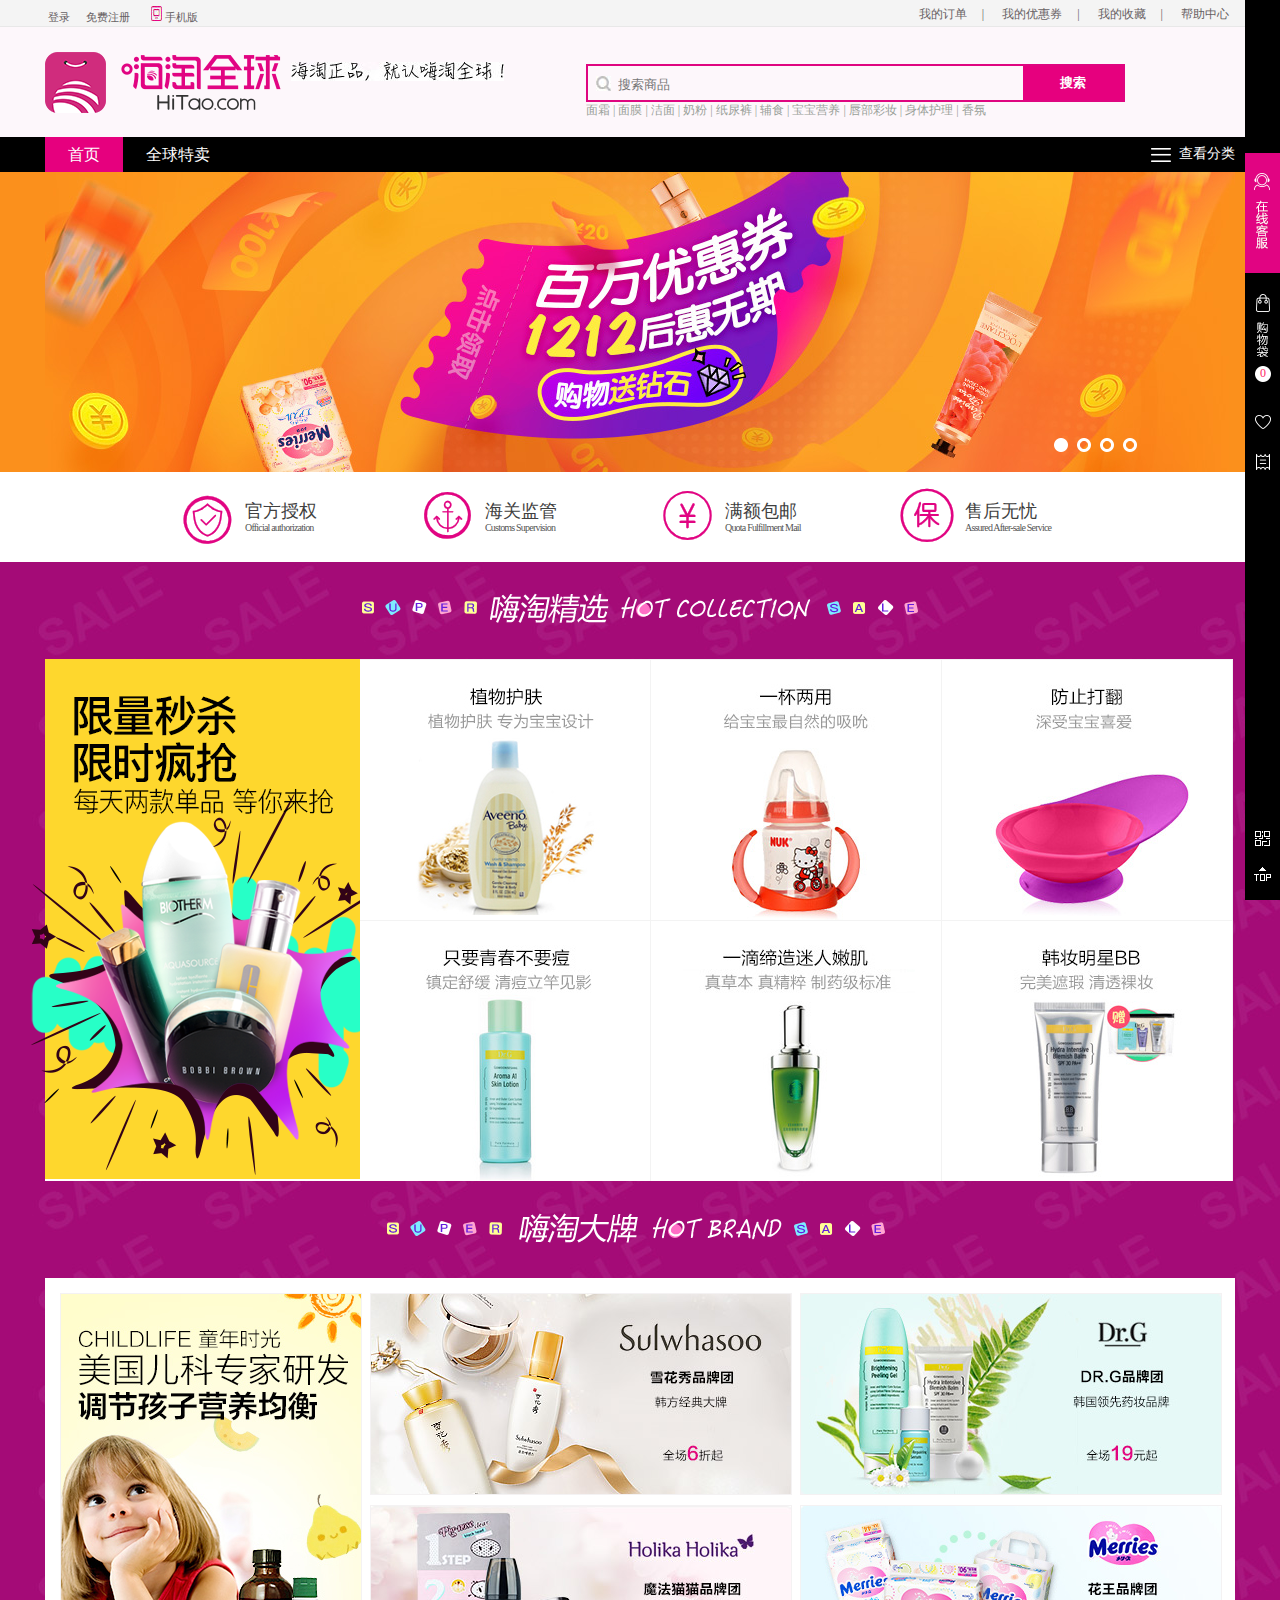
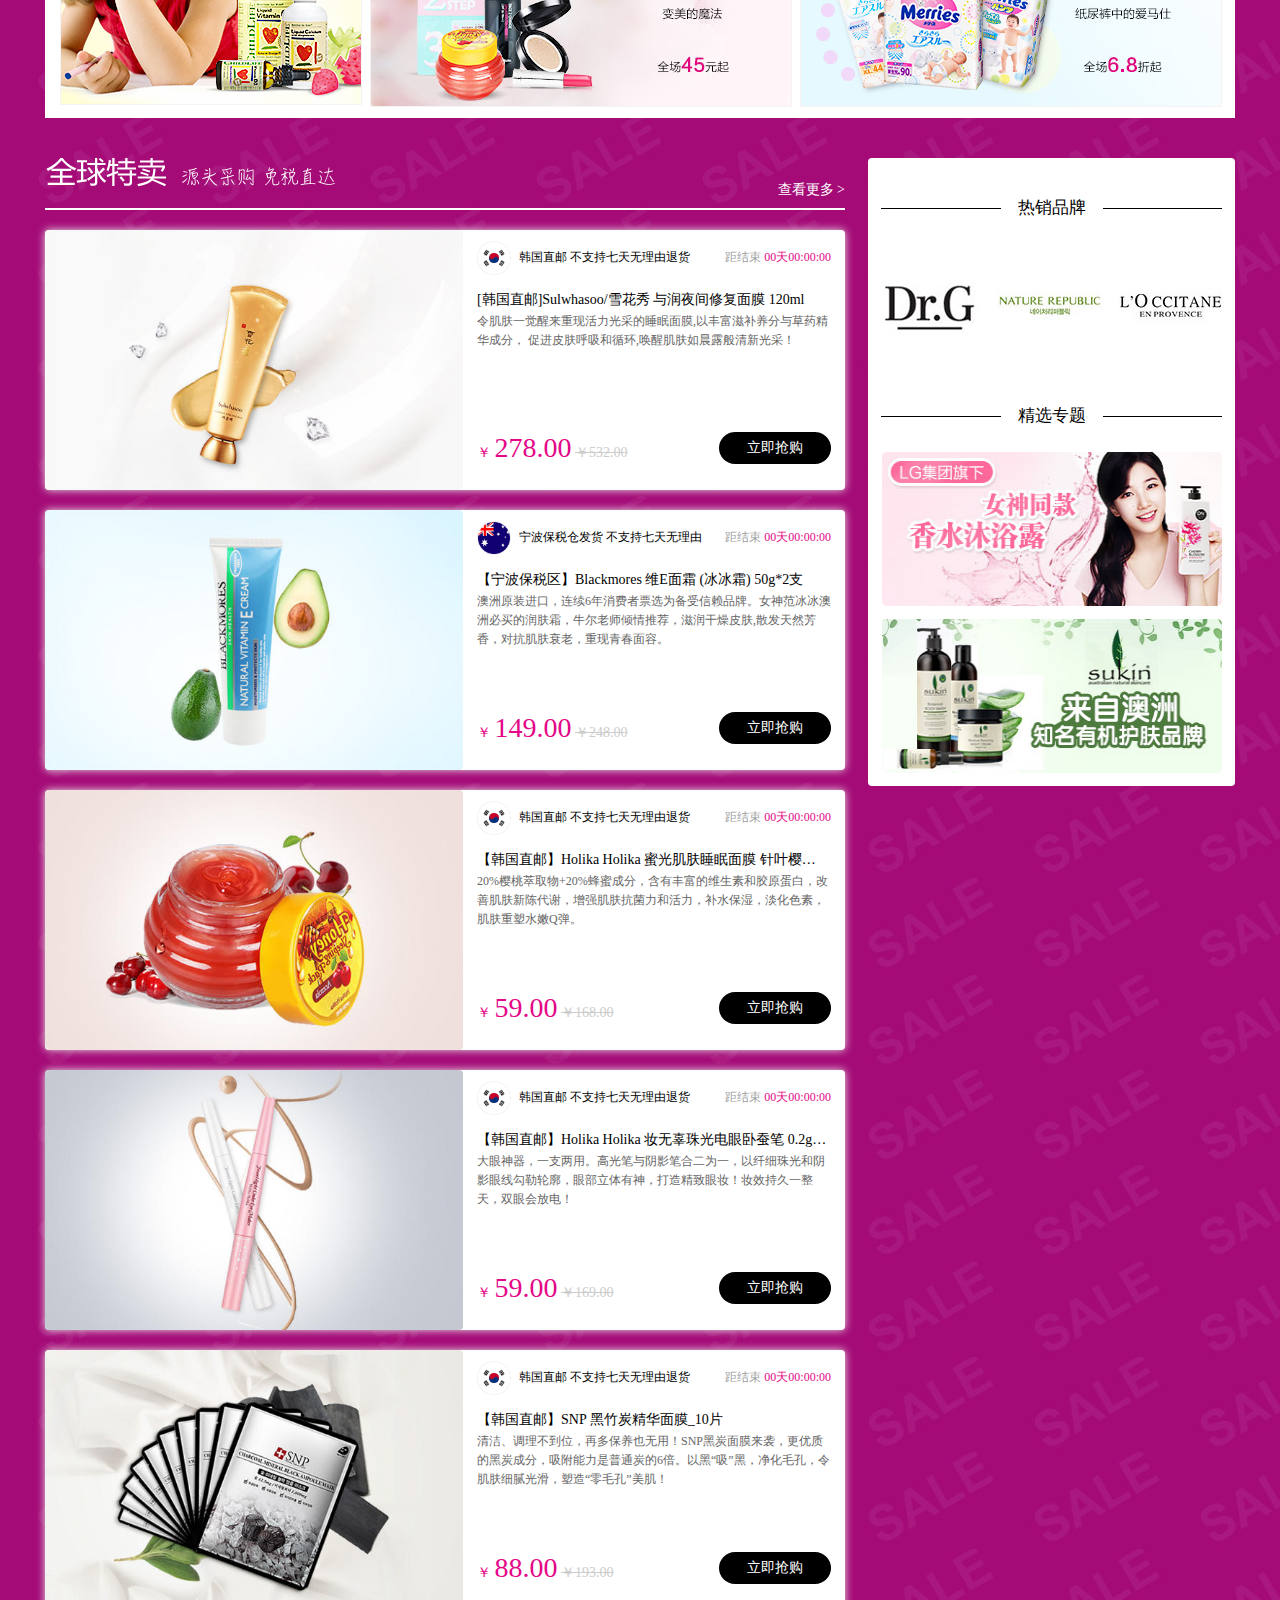
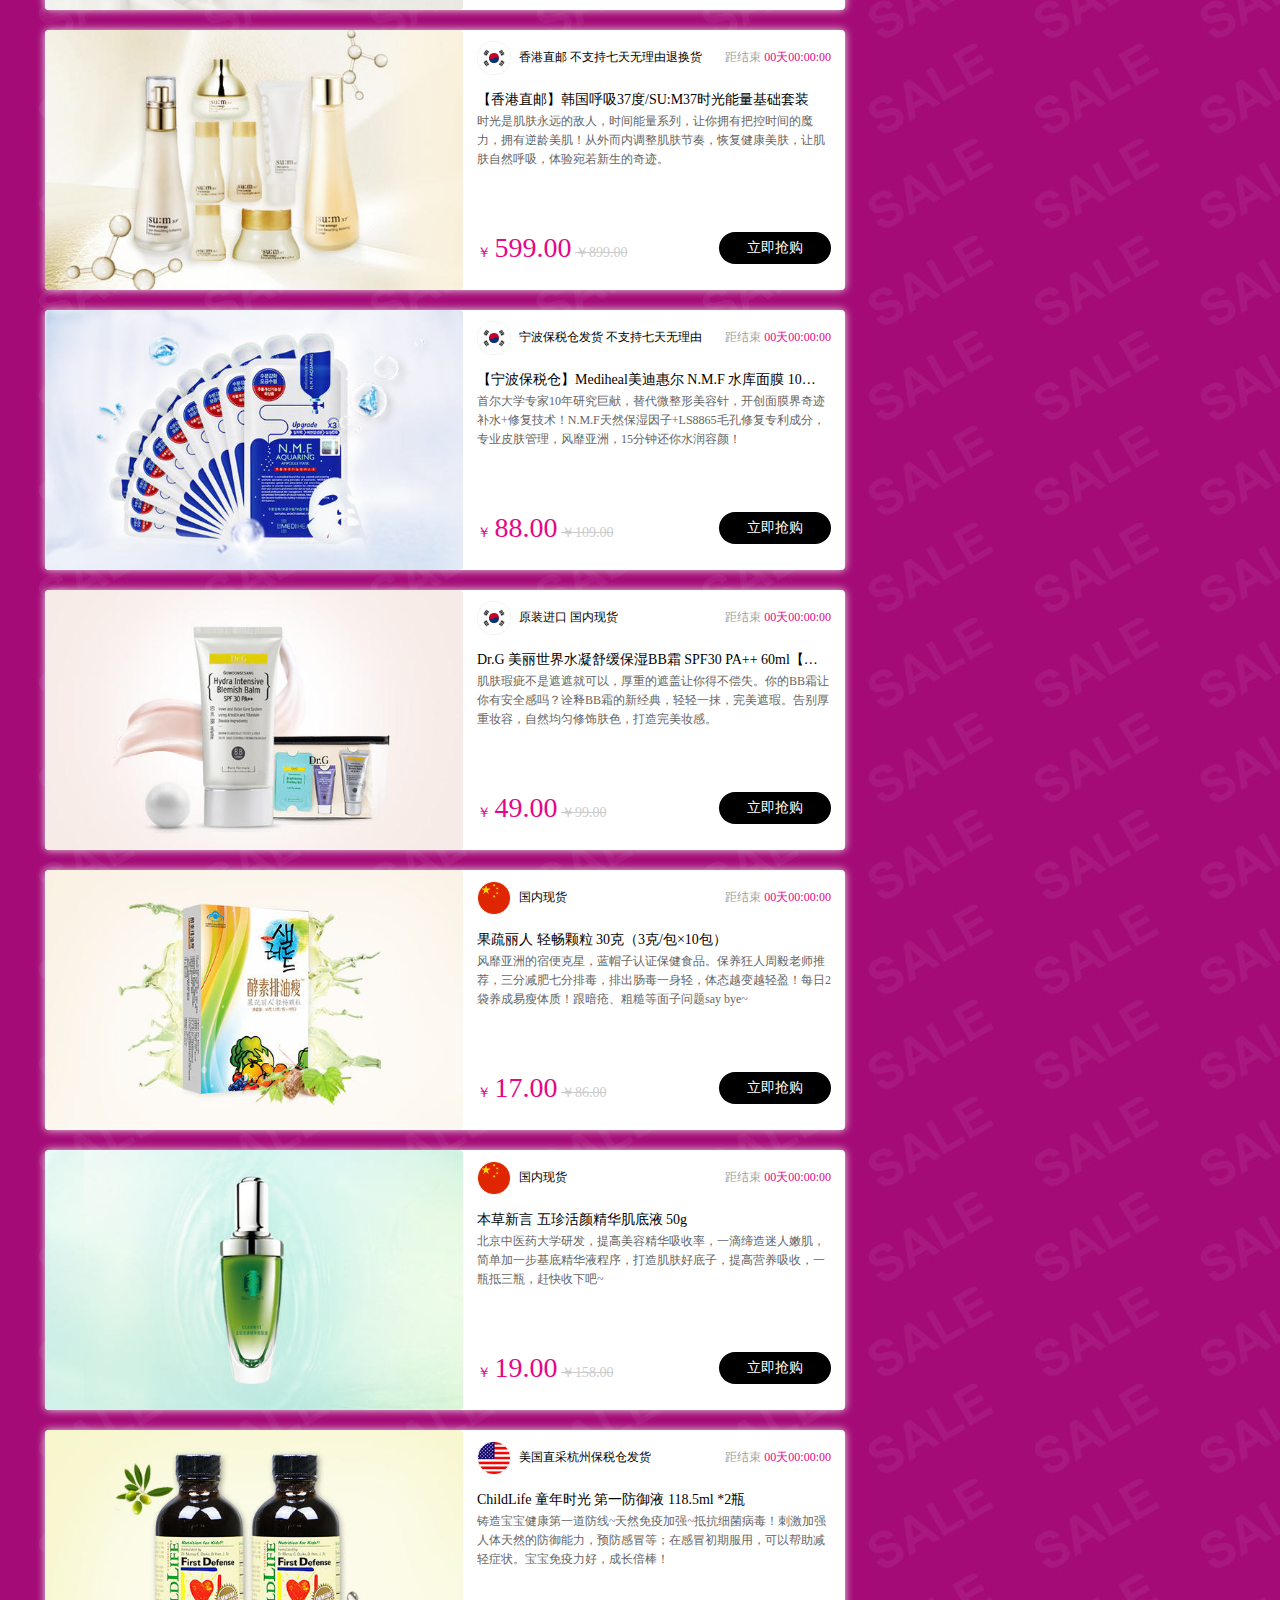
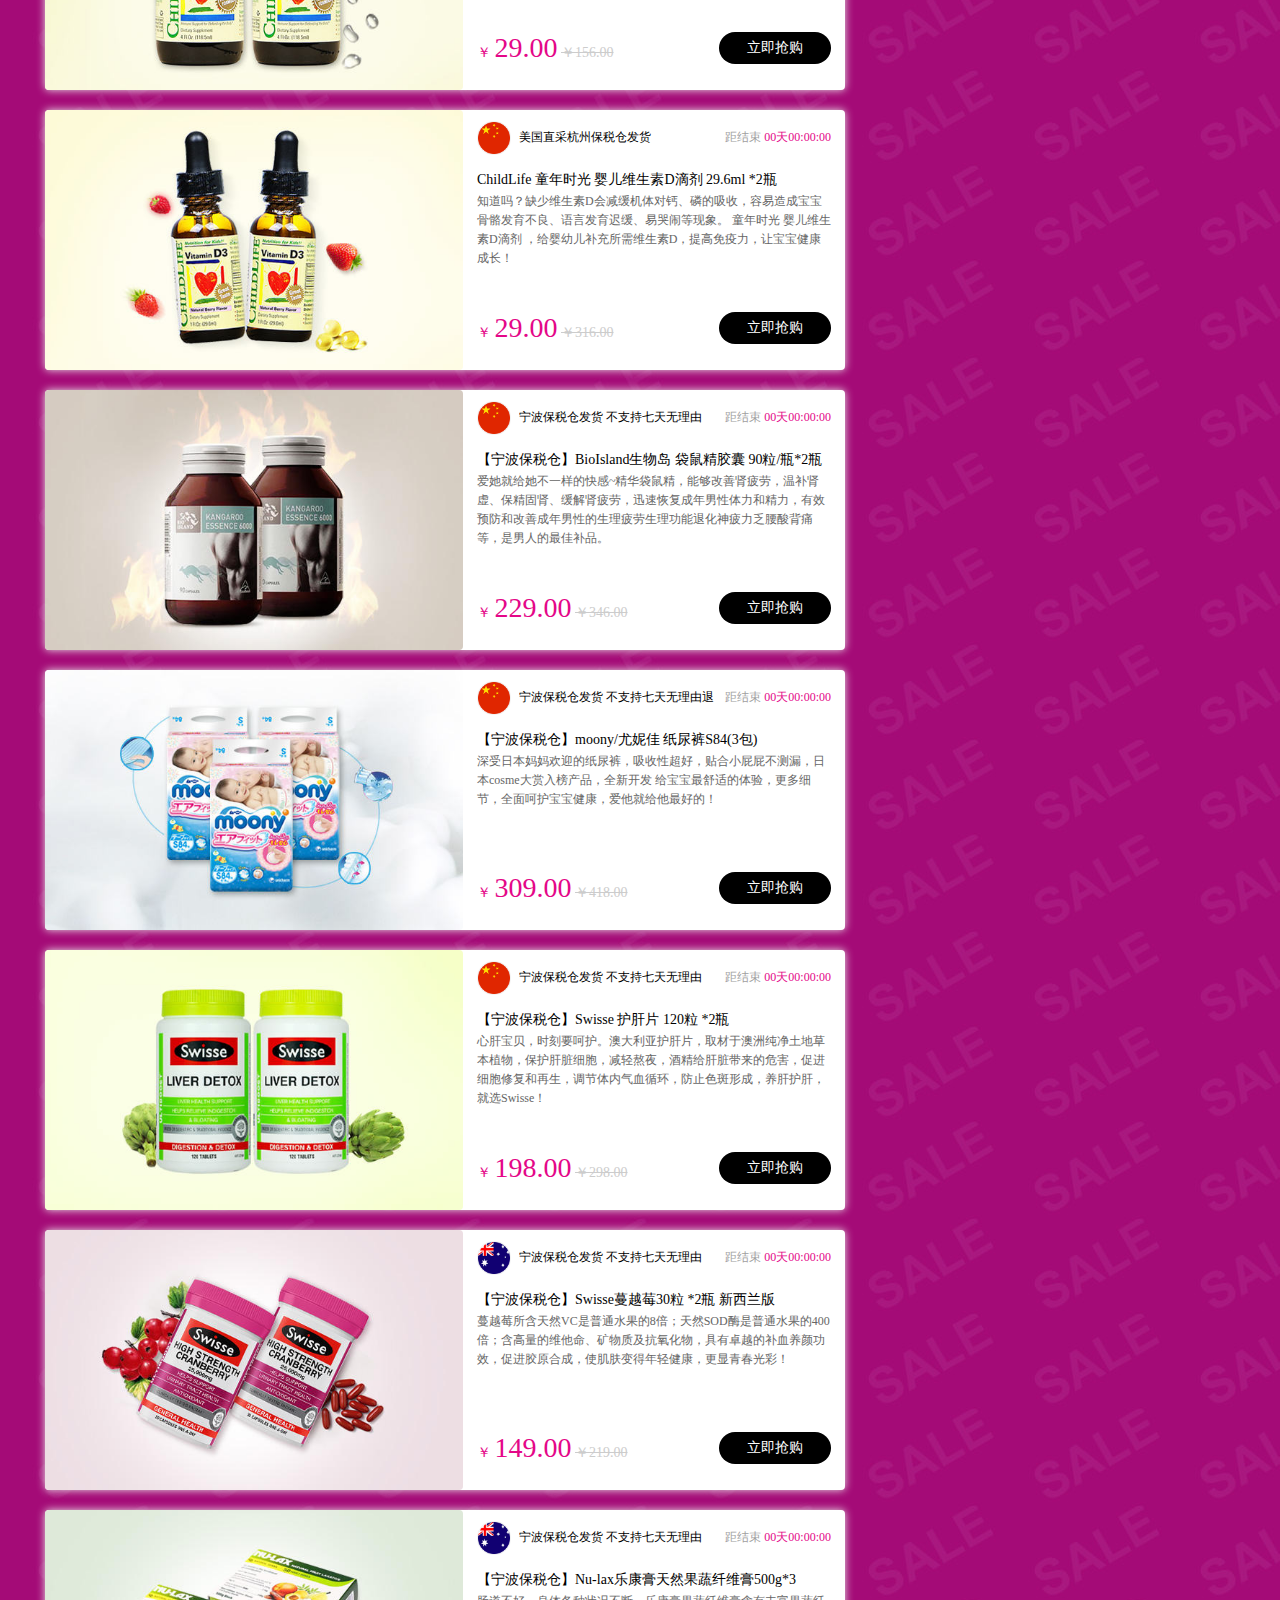
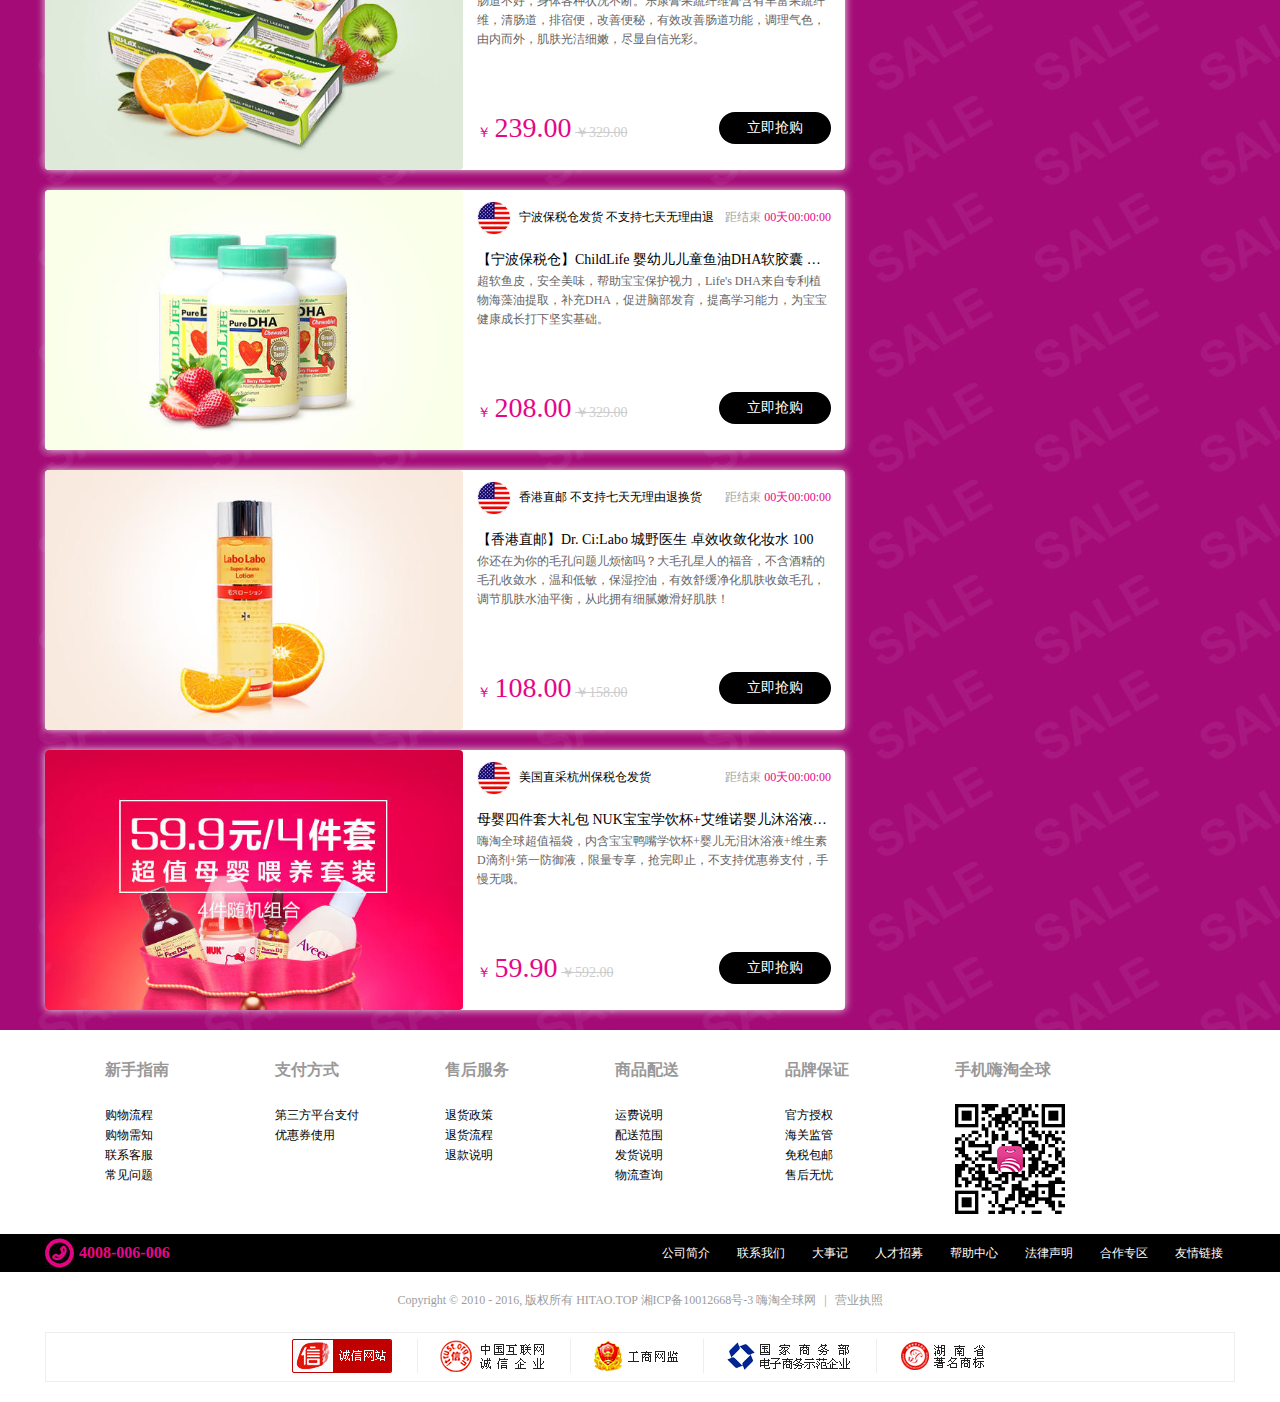
<file: index.html>
<!DOCTYPE html>
<html>
	<head>
		<meta charset="UTF-8">
		<title>首页</title>
		<link rel="stylesheet" type="text/css" href="css/zong.css"/>
		<link rel="stylesheet" type="text/css" href="css/index.css"/>
		<link rel="stylesheet" type="text/css" href="css/iconfont.css"/>		
	</head>
	<body>
		<div id="header">
			<!--header top_nav-->
			<div class="top_nav">
				<div class="wrapper clear">
					<div class="top_nav_left left">
						<a href="http://10.9.170.19/haitaoquanqiu/html/login.html">登录</a>
						<a href="http://10.9.170.19/haitaoquanqiu/html/register.html">免费注册</a>
						<a href="javascript:;">
							<i><img src="imges/phone.jpg"/></i>
							手机版
						</a>
					</div>
					<div class="top_nav_right right">
						<a href="javascript:;">我的订单</a><span>|</span>
						<a href="javascript:;">我的优惠券</a><span>|</span>
						<a href="javascript:;">我的收藏</a><span>|</span>
						<a href="javascript:;">帮助中心</a>
					</div>
				</div>
			</div>
			<!--header header_show-->
			<div class="header_show">
				<div class="wrapper clear">
					<a href="javascript:;">
						<h1 class="left">嗨淘全球</h1>
					</a>
					<div class="s_logo left">
						<a href="javascript:;"><img src="imges/slogo.jpg"/></a>
					</div>
					<div class="search right">
						<div class="sea_top">
							<span class="jing"><img src="imges/jing.jpg"/></span>
							<input type="text" id="sea_txt" value="" placeholder="搜索商品" />
							<input type="button" id="sea_btn" value="搜索" />
							<div id="sea_hidden">
								<span>最近搜索</span>
								<a href="javascript:;" class="right" id="rubbish"><img src="imges/rubbish.jpg"/></a>
								<div class="saveObj"></div>
							</div>
						</div>
						<div class="sea_bottom">
							<a href="javascript:;"><span>面霜</span></a><i>|</i>
							<a href="http://10.9.170.19/haitaoquanqiu/html/list.html"><span>面膜</span></a><i>|</i>
							<a href="javascript:;"><span>洁面</span></a><i>|</i>
							<a href="javascript:;"><span>奶粉</span></a><i>|</i>
							<a href="javascript:;"><span>纸尿裤</span></a><i>|</i>
							<a href="javascript:;"><span>辅食</span></a><i>|</i>
							<a href="javascript:;"><span>宝宝营养</span></a><i>|</i>
							<a href="javascript:;"><span>唇部彩妆</span></a><i>|</i>
							<a href="javascript:;"><span>身体护理</span></a><i>|</i>
							<a href="javascript:;"><span>香氛</span></a>
						</div>
					</div>
				</div>
			</div>
			<!--header bottom_nav-->
			<div class="bottom_nav">
				<div class="wrapper clear">
					<ul class="home left">
						<li class="home_btn"><a class="show_page" href="index.html">首页</a></li>
						<li class="activity_btn"><a href="http://10.9.170.19/haitaoquanqiu/html/activity.html">全球特卖</a></li>				
					</ul>
					<div class="sort right">
						<a href="javascript:;" id="look">
							<i><img src="imges/dao.png"/></i>
							<span>查看分类</span>
						</a>
						<div id="classify" class="classify">
							<ul class="sift">
								<li id="face" class="second_menu">
									<a href="javascript:;">
										<i class="iconfont">&#xe64d;</i>
										面部护理
									</a>									
								</li>
								<div id="face_care" class="sift_right">
										<ul class="clear">
											<li>
												<h3><a href="javascript:;">洁面</a></h3>
												<div class="a_wrap">																									
													<a href="javascript:;">洁面粉</a>
													<a href="javascript:;">洁面膏/霜</a>
													<a href="javascript:;">洁肤皂</a>
													<a href="javascript:;">洁面摩丝/泡沫</a>
													<a href="javascript:;">洁面乳</a>
													<a href="javascript:;">面部去角质</a>
												</div>
											</li>
											<li>
												<h3><a href="javascript:;">爽肤水/化妆水</a></h3>
												<div class="a_wrap">
													<a href="javascript:;">爽肤水</a>
													<a href="javascript:;">美容液</a>
													<a href="javascript:;">喷雾</a>	
												</div>
											</li>
											<li>
												<h3><a href="javascript:;">面膜</a></h3>
												<div class="a_wrap">
													<a href="javascript:;">面膜贴</a>
													<a href="javascript:;">免洗面膜</a>
													<a href="javascript:;">水洗面膜</a>
												</div>
											</li>
											<li>
												<h3><a href="javascript:;">乳液/面霜</a></h3>
												<div class="a_wrap">
													<a href="javascript:;">乳液</a>
													<a href="javascript:;">面霜</a>
													<a href="javascript:;">日霜</a>
													<a href="javascript:;">晚霜</a>
													<a href="javascript:;">凝露/凝胶/啫喱</a>
													<a href="javascript:;">防晒/修护</a>
												</div>
											</li>
											<li>
												<h3><a href="javascript:;">眼部/T区/唇部护理</a></h3>
												<div class="a_wrap">
													<a href="javascript:;">眼霜</a>
													<a href="javascript:;">眼部精华</a>
													<a href="javascript:;">眼膜</a>
													<a href="javascript:;">鼻膜</a>
													<a href="javascript:;">护唇膏</a>
												</div>
											</li>
											<li>
												<h3><a href="javascript:;">精华</a></h3>
												<div class="a_wrap">
													<a href="javascript:;">精华液/露</a>
													<a href="javascript:;">精华乳/霜</a>
													<a href="javascript:;">原液</a>	
												</div>
											</li>
											<li>
												<h3><a href="javascript:;">男士护肤</a></h3>
												<div class="a_wrap">
													<a href="javascript:;">洁面</a>
													<a href="javascript:;">乳液/面霜</a>
													<a href="javascript:;">爽肤水</a>									
													<a href="javascript:;">面膜</a>	
												</div>
											</li>
											<li>
												<h3><a href="javascript:;">护肤工具</a></h3>
												<div class="a_wrap">
													<a href="javascript:;">洁面仪</a>	
												</div>
											</li>
											<li>
												<h3><a href="javascript:;">护肤套装</a></h3>
												<div class="a_wrap">
													<a href="javascript:;">护肤套装</a>																			
													<a href="javascript:;">套装小样</a>
												</div>
											</li>
										</ul>
										<div class="h4_wrap">
											<h4 class="clear">
												<a href="javascript:;"><img src="imges/all.png"/></a>
											</h4>
										</div>
									</div>
								<li id="preson"  class="second_menu">
									<a href="javascript:;">
										<i class="iconfont">&#xe61b;</i>
										个人护理
									</a>
								</li>
								<div id="preson_care" class="sift_right">
										<ul class="clear">
											<li>
												<h3><a href="javascript:;">个人洗护</a></h3>
												<div class="a_wrap">																									
													<a href="javascript:;">洗发</a>
													<a href="javascript:;">护发</a>
													<a href="javascript:;">洗护套装</a>
													<a href="javascript:;">沐浴露</a>
													<a href="javascript:;">牙膏</a>
													<a href="javascript:;">美发造型</a>
												</div>
											</li>
											<li>
												<h3><a href="javascript:;">身体护理</a></h3>
												<div class="a_wrap">
													<a href="javascript:;">身体乳/精华</a>
													<a href="javascript:;">身体磨砂</a>
													<a href="javascript:;">颈部护理</a>
													<a href="javascript:;">塑身</a>
													<a href="javascript:;">香体液</a>
													<a href="javascript:;">手霜/手膜</a>
													<a href="javascript:;">足部霜/足膜</a>
												</div>
											</li>
											<li>
												<h3><a href="javascript:;">美发工具</a></h3>
												<div class="a_wrap">
													<a href="javascript:;">卷发棒/卷发器</a>													
												</div>
											</li>
											<li>
												<h3><a href="javascript:;">女性用品</a></h3>
												<div class="a_wrap">
													<a href="javascript:;">卫生巾</a>													
												</div>
											</li>
											<li>
												<h3><a href="javascript:;">医疗器械/生活保健</a></h3>
												<div class="a_wrap">
													<a href="javascript:;">避孕套</a>
													<a href="javascript:;">防护口罩</a>													
												</div>
											</li>																																	
										</ul>
										<div class="h4_wrap">
											<h4 class="clear">
												<a href="javascript:;"><img src="imges/all.png"/></a>
											</h4>
										</div>
									</div>
								<li id="fashion"  class="second_menu">
									<a href="javascript:;">
										<i class="iconfont">&#xe60b;</i>
										时尚彩妆
									</a>
								</li>
								<div id="fashion_child" class="sift_right">
									<ul class="clear">
										<li>
											<h3><a href="javascript:;">底妆遮瑕</a></h3>
											<div class="a_wrap">																									
												<a href="javascript:;">遮瑕/修颜</a>
												<a href="javascript:;">BB霜/CC霜</a>
												<a href="javascript:;">隔离霜/妆前乳</a>
												<a href="javascript:;">粉饼</a>
												<a href="javascript:;">腮红/胭脂</a>
												<a href="javascript:;">蜜粉/散粉</a>
												<a href="javascript:;">粉底液/膏</a>
											</div>
										</li>
										<li>
											<h3><a href="javascript:;">眼部彩妆</a></h3>
											<div class="a_wrap">
												<a href="javascript:;">眼线膏/液</a>
												<a href="javascript:;">睫毛膏</a>
												<a href="javascript:;">眼线笔</a>
												<a href="javascript:;">眼影</a>	
												<a href="javascript:;">眉笔/眉粉</a>	
											</div>
										</li>
										<li>
											<h3><a href="javascript:;">卸妆</a></h3>
											<div class="a_wrap">
												<a href="javascript:;">卸妆液</a>
												<a href="javascript:;">卸妆油</a>
												<a href="javascript:;">卸妆膏</a>
											</div>
										</li>
										<li>
											<h3><a href="javascript:;">唇部彩妆</a></h3>
											<div class="a_wrap">
												<a href="javascript:;">唇膏/口红</a>
												<a href="javascript:;">唇彩/唇蜜</a>													
											</div>
										</li>
										<li>
											<h3><a href="javascript:;">彩妆工具</a></h3>
											<div class="a_wrap">
												<a href="javascript:;">化妆刷</a>
												<a href="javascript:;">化妆棉/卸妆棉</a>													
											</div>
										</li>
										<li>
											<h3><a href="javascript:;">彩妆套装</a></h3>
											<div class="a_wrap">
												<a href="javascript:;">彩妆盒</a>
												<a href="javascript:;">彩妆套装</a>														
											</div>
										</li>											
									</ul>
									<div class="h4_wrap">
										<h4 class="clear">
											<a href="javascript:;"><img src="imges/all.png"/></a>
										</h4>
									</div>
								</div>
								<li id="incense"  class="second_menu">
									<a href="javascript:;">
										<i class="iconfont">&#xe64f;</i>
										香氛/精油
									</a>
								</li>
								<div id="incense_child" class="sift_right">
									<ul class="clear">
										<li>
											<h3><a href="javascript:;">香水</a></h3>
											<div class="a_wrap">																									
												<a href="javascript:;">女士香水</a>
												<a href="javascript:;">男士香水</a>
												<a href="javascript:;">香水套装</a>													
											</div>
										</li>											
									</ul>
									<div class="h4_wrap">
										<h4 class="clear">
											<a href="javascript:;"><img src="imges/all.png"/></a>
										</h4>
									</div>
								</div>
								<li id="baby"  class="second_menu">
									<a href="javascript:;">
										<i class="iconfont">&#xe65d;</i>
										婴幼儿
									</a>
								</li>
								<div id="baby_child" class="sift_right">
									<ul class="clear">
										<li>
											<h3><a href="javascript:;">奶粉</a></h3>
											<div class="a_wrap">																									
												<a href="javascript:;">1段</a>
												<a href="javascript:;">2段</a>
												<a href="javascript:;">3段</a>
												<a href="javascript:;">4段</a>
												<a href="javascript:;">pre段</a>													
											</div>
										</li>
										<li>
											<h3><a href="javascript:;">宝宝辅食</a></h3>
											<div class="a_wrap">
												<a href="javascript:;">米粉</a>
												<a href="javascript:;">泡芙</a>
												<a href="javascript:;">果蔬肉泥</a>	
												<a href="javascript:;">零食</a>
											</div>
										</li>
										<li>
											<h3><a href="javascript:;">纸尿裤</a></h3>
											<div class="a_wrap">
												<a href="javascript:;">新生儿</a>
												<a href="javascript:;">S</a>
												<a href="javascript:;">M</a>
												<a href="javascript:;">拉拉裤</a>
											</div>
										</li>
										<li>
											<h3><a href="javascript:;">喂养工具</a></h3>
											<div class="a_wrap">
												<a href="javascript:;">奶瓶/奶嘴</a>
												<a href="javascript:;">水杯餐具</a>													
											</div>
										</li>
										<li>
											<h3><a href="javascript:;">宝宝营养</a></h3>
											<div class="a_wrap">
												<a href="javascript:;">DHA</a>
												<a href="javascript:;">维生素</a>
												<a href="javascript:;">钙镁锌铁</a>													
											</div>
										</li>
										<li>
											<h3><a href="javascript:;">日用洗护</a></h3>
											<div class="a_wrap">
												<a href="javascript:;">护肤</a>
												<a href="javascript:;">洗发沐浴</a>
												<a href="javascript:;">爽身祛痱</a>	
											</div>
										</li>
										<li>
											<h3><a href="javascript:;">宝宝出行</a></h3>
											<div class="a_wrap">
												<a href="javascript:;">安全座椅</a>														
											</div>
										</li>											
									</ul>
									<div class="h4_wrap">
										<h4 class="clear">
											<a href="javascript:;"><img src="imges/all.png"/></a>
										</h4>
									</div>
								</div>
								<li id="pregnant"  class="second_menu">
									<a href="javascript:;">
										<i class="iconfont">&#xe6a3;</i>
										孕产妇
									</a>
								</li>
								<div id="pregnant_child" class="sift_right">
									<ul class="clear">
										<li>
											<h3><a href="javascript:;">孕妈营养</a></h3>
											<div class="a_wrap">																									
												<a href="javascript:;">维生素</a>
												<a href="javascript:;">钙镁锌铁</a>																								
											</div>
										</li>
										<li>
											<h3><a href="javascript:;">母婴其它用品</a></h3>
											<div class="a_wrap">												
											</div>
										</li>																		
									</ul>
									<div class="h4_wrap">
										<h4 class="clear">
											<a href="javascript:;"><img src="imges/all.png"/></a>
										</h4>
									</div>
								</div>
								<li id="pabulum" class="second_menu">
									<a href="javascript:;">
										<i class="iconfont">&#xe686;</i>
										营养保健
									</a>
								</li>
								<div id="pabulum_child" class="sift_right">
									<ul class="clear">
										<li>
											<h3><a href="javascript:;">维生素/矿物质</a></h3>
											<div class="a_wrap">																									
												<a href="javascript:;">维生素</a>
												<a href="javascript:;">钙铁锌硒</a>																								
											</div>
										</li>
										<li>
											<h3><a href="javascript:;">蛋白质/氨基酸</a></h3>
											<div class="a_wrap">																									
												<a href="javascript:;">胶原蛋白</a>																							
											</div>
										</li>
										<li>
											<h3><a href="javascript:;">膳食纤维/碳水化合物</a></h3>
											<div class="a_wrap">																									
												<a href="javascript:;">酵素</a>																							
											</div>
										</li>
										<li>
											<h3><a href="javascript:;">其他营养补充品</a></h3>
											<div class="a_wrap">
												<a href="javascript:;">其他保健品</a>
											</div>
										</li>																		
									</ul>
									<div class="h4_wrap">
										<h4 class="clear">
											<a href="javascript:;"><img src="imges/all.png"/></a>
										</h4>
									</div>
								</div>
								<li id="Package" class="second_menu">
									<a href="javascript:;">
										<i class="iconfont">&#xe639;</i>
										女鞋/男鞋/箱包
									</a>
								</li>
								<div id="Package_child" class="sift_right">
									<ul class="clear">										
										<li>
											<h3><a href="javascript:;">包</a></h3>
											<div class="a_wrap">
												<a href="javascript:;">女包</a>
											</div>
										</li>																		
									</ul>
									<div class="h4_wrap">
										<h4 class="clear">
											<a href="javascript:;"><img src="imges/all.png"/></a>
										</h4>
									</div>
								</div>
							</ul>
						</div>
					</div>
				</div>
			</div>
		</div>
		<div id="banner">
			<div class="banner_box">
				<ul class="banner_img">
					<li><a href="javascript:;"><img src="imges/bn1.jpg"/></a></li>
					<li><a href="javascript:;"><img src="imges/bn2.jpg"/></a></li>
					<li><a href="javascript:;"><img src="imges/bn3.jpg"/></a></li>
					<li><a href="javascript:;"><img src="imges/bn4.jpg"/></a></li>
				</ul>
				<ul class="banner_point">
					<li class="banner_point_in"></li>
					<li></li>
					<li></li>
					<li></li>
				</ul>
				<a href="javascript:;" class="banner_rightBtn"></a>
				<a href="javascript:;" class="banner_leftBtn"></a>
			</div>
		</div>
		<div id="main">
			<div class="advantage">
				<ul class="clear">
					<li>
						<a href="javascript:;" class="clear">
							<span class="iconfont icon_advantage">
								&#xe67d;
							</span>
							<dl>
								<dt>官方授权</dt>
								<dd>Official authorization</dd>
							</dl>
						</a>
					</li>
					<li>
						<a href="javascript:;">
							<span class="iconfont icon_advantage">
								&#xe625;
							</span>
							<dl>
								<dt>海关监管</dt>
								<dd>Customs Supervision</dd>
							</dl>
						</a>						
					</li>
					<li>
						<a href="javascript:;">
							<span class="iconfont icon_advantage">
								&#xe736;
							</span>
							<dl>
								<dt>满额包邮</dt>
								<dd>Quota Fulfillment Mail</dd>
							</dl>
						</a>						
					</li>
					<li>
						<a href="javascript:;">
							<span class="iconfont icon_advantage">
								&#xe695;
							</span>
							<dl>
								<dt>售后无忧</dt>
								<dd>Assured After-sale Service</dd>
							</dl>
						</a>						
					</li>
				</ul>
			</div>
			<div class="sale_bj">
				<div class="wrapper clear">
					<div class="handpick">
						<img src="imges/handpick.png"/>
					</div>
					<div class="hot_show">
						<ul class="clear">
							<li><a href="javascript:;"><img src="imges/h1.png"/></a></li>
							<li><a href="javascript:;"><img src="imges/h2.jpg"/></a></li>
							<li><a href="javascript:;"><img src="imges/h3.jpg"/></a></li>
							<li><a href="javascript:;"><img src="imges/h4.jpg"/></a></li>
							<li><a href="javascript:;"><img src="imges/h5.jpg"/></a></li>
							<li><a href="javascript:;"><img src="imges/h6.jpg"/></a></li>
							<li><a href="javascript:;"><img src="imges/h7.jpg"/></a></li>
						</ul>
					</div>
					<div class="handpick">
						<img src="imges/handbig.png"/>
					</div>
					<div class="big_show">
						<ul>
							<li><a href="javascript:;"><img src="imges/b1.jpg"/></a></li>
							<li><a href="javascript:;"><img src="imges/b2.jpg"/></a></li>
							<li><a href="javascript:;"><img src="imges/b3.jpg"/></a></li>
							<li><a href="javascript:;"><img src="imges/b4.jpg"/></a></li>
							<li><a href="javascript:;"><img src="imges/b5.jpg"/></a></li>
						</ul>
					</div>
					<div class="globai_sale left">
						<div class="globai_sale_h1">
							<img src="imges/globai.png"/>
							<a href="javascript:;">查看更多 ></a>
						</div>
						<!--mmmmmmmmmmmmmmmmmmmmmmmmmmmmmmmmmmmmm-->
						<div class="special_sale">
							<div class="special_sale_img">
								<a href="javascript:;"><img src="imges/m1.jpg"/></a>
							</div>
							<div class="special_sale_details">
								<div class="d_title">
									<em><img src="imges/han.png"/></em>
									<i>韩国直邮 不支持七天无理由退货</i>								
									<div class="d_time">
										距结束
										<span>00天00:00:00</span>
									</div>
								</div>
								<p class="d_tip"><a href="javascript:;">[韩国直邮]Sulwhasoo/雪花秀 与润夜间修复面膜 120ml</a></p>
								<p class="d_all">令肌肤一觉醒来重现活力光采的睡眠面膜,以丰富滋补养分与草药精华成分， 促进皮肤呼吸和循环,唤醒肌肤如晨露般清新光采！</p>
								<div class="d_bottom">
									<a href="javascript:;" class="fast_buy">立即抢购</a>
									<div class="d_price left">
										￥
										<span>278.00</span>
										<del>￥532.00</del>
									</div>
								</div>
							</div>						
						</div>
						<div class="special_sale">
							<div class="special_sale_img">
								<a href="javascript:;"><img src="imges/m2.jpg"/></a>
							</div>
							<div class="special_sale_details">
								<div class="d_title">
									<em><img src="imges/ao.png"/></em>
									<i>宁波保税仓发货 不支持七天无理由</i>								
									<div class="d_time">
										距结束
										<span>00天00:00:00</span>
									</div>
								</div>
								<p class="d_tip"><a href="javascript:;">【宁波保税区】Blackmores 维E面霜 (冰冰霜) 50g*2支</a></p>
								<p class="d_all">澳洲原装进口，连续6年消费者票选为备受信赖品牌。女神范冰冰澳洲必买的润肤霜，牛尔老师倾情推荐，滋润干燥皮肤,散发天然芳香，对抗肌肤衰老，重现青春面容。</p>
								<div class="d_bottom">
									<a href="javascript:;" class="fast_buy">立即抢购</a>
									<div class="d_price left">
										￥
										<span>149.00</span>
										<del>￥248.00</del>
									</div>
								</div>
							</div>						
						</div>
						<div class="special_sale">
							<div class="special_sale_img">
								<a href="javascript:;"><img src="imges/m3.jpg"/></a>
							</div>
							<div class="special_sale_details">
								<div class="d_title">
									<em><img src="imges/han.png"/></em>
									<i>韩国直邮 不支持七天无理由退货</i>								
									<div class="d_time">
										距结束
										<span>00天00:00:00</span>
									</div>
								</div>
								<p class="d_tip"><a href="javascript:;">【韩国直邮】Holika Holika 蜜光肌肤睡眠面膜 针叶樱桃 90</a></p>
								<p class="d_all">20%樱桃萃取物+20%蜂蜜成分，含有丰富的维生素和胶原蛋白，改善肌肤新陈代谢，增强肌肤抗菌力和活力，补水保湿，淡化色素，肌肤重塑水嫩Q弹。</p>
								<div class="d_bottom">
									<a href="javascript:;" class="fast_buy">立即抢购</a>
									<div class="d_price left">
										￥
										<span>59.00</span>
										<del>￥168.00</del>
									</div>
								</div>
							</div>						
						</div>
						<div class="special_sale">
							<div class="special_sale_img">
								<a href="javascript:;"><img src="imges/m4.jpg"/></a>
							</div>
							<div class="special_sale_details">
								<div class="d_title">
									<em><img src="imges/han.png"/></em>
									<i>韩国直邮 不支持七天无理由退货</i>								
									<div class="d_time">
										距结束
										<span>00天00:00:00</span>
									</div>
								</div>
								<p class="d_tip"><a href="javascript:;">【韩国直邮】Holika Holika 妆无辜珠光电眼卧蚕笔 0.2g 1.4g</a></p>
								<p class="d_all">大眼神器，一支两用。高光笔与阴影笔合二为一，以纤细珠光和阴影眼线勾勒轮廓，眼部立体有神，打造精致眼妆！妆效持久一整天，双眼会放电！</p>
								<div class="d_bottom">
									<a href="javascript:;" class="fast_buy">立即抢购</a>
									<div class="d_price left">
										￥
										<span>59.00</span>
										<del>￥169.00</del>
									</div>
								</div>
							</div>						
						</div>
						<div class="special_sale">
							<div class="special_sale_img">
								<a href="javascript:;"><img src="imges/m5.jpg"/></a>
							</div>
							<div class="special_sale_details">
								<div class="d_title">
									<em><img src="imges/han.png"/></em>
									<i>韩国直邮 不支持七天无理由退货</i>								
									<div class="d_time">
										距结束
										<span>00天00:00:00</span>
									</div>
								</div>
								<p class="d_tip"><a href="javascript:;">【韩国直邮】SNP 黑竹炭精华面膜_10片</a></p>
								<p class="d_all">清洁、调理不到位，再多保养也无用！SNP黑炭面膜来袭，更优质的黑炭成分，吸附能力是普通炭的6倍。以黑“吸”黑，净化毛孔，令肌肤细腻光滑，塑造“零毛孔”美肌！</p>
								<div class="d_bottom">
									<a href="javascript:;" class="fast_buy">立即抢购</a>
									<div class="d_price left">
										￥
										<span>88.00</span>
										<del>￥193.00</del>
									</div>
								</div>
							</div>						
						</div>
						<div class="special_sale">
							<div class="special_sale_img">
								<a href="javascript:;"><img src="imges/m6.jpg"/></a>
							</div>
							<div class="special_sale_details">
								<div class="d_title">
									<em><img src="imges/han.png"/></em>
									<i>香港直邮 不支持七天无理由退换货</i>								
									<div class="d_time">
										距结束
										<span>00天00:00:00</span>
									</div>
								</div>
								<p class="d_tip"><a href="javascript:;">【香港直邮】韩国呼吸37度/SU:M37时光能量基础套装</a></p>
								<p class="d_all">时光是肌肤永远的敌人，时间能量系列，让你拥有把控时间的魔力，拥有逆龄美肌！从外而内调整肌肤节奏，恢复健康美肤，让肌肤自然呼吸，体验宛若新生的奇迹。</p>
								<div class="d_bottom">
									<a href="javascript:;" class="fast_buy">立即抢购</a>
									<div class="d_price left">
										￥
										<span>599.00</span>
										<del>￥899.00</del>
									</div>
								</div>
							</div>						
						</div>
						<div class="special_sale">
							<div class="special_sale_img">
								<a href="javascript:;"><img src="imges/m7.jpg"/></a>
							</div>
							<div class="special_sale_details">
								<div class="d_title">
									<em><img src="imges/han.png"/></em>
									<i>宁波保税仓发货 不支持七天无理由</i>								
									<div class="d_time">
										距结束
										<span>00天00:00:00</span>
									</div>
								</div>
								<p class="d_tip"><a href="javascript:;">【宁波保税仓】Mediheal美迪惠尔 N.M.F 水库面膜 10片装</a></p>
								<p class="d_all">首尔大学专家10年研究巨献，替代微整形美容针，开创面膜界奇迹补水+修复技术！N.M.F天然保湿因子+LS8865毛孔修复专利成分，专业皮肤管理，风靡亚洲，15分钟还你水润容颜！</p>
								<div class="d_bottom">
									<a href="javascript:;" class="fast_buy">立即抢购</a>
									<div class="d_price left">
										￥
										<span>88.00</span>
										<del>￥109.00</del>
									</div>
								</div>
							</div>						
						</div>
						<div class="special_sale">
							<div class="special_sale_img">
								<a href="javascript:;"><img src="imges/m8.jpg"/></a>
							</div>
							<div class="special_sale_details">
								<div class="d_title">
									<em><img src="imges/han.png"/></em>
									<i>原装进口 国内现货</i>								
									<div class="d_time">
										距结束
										<span>00天00:00:00</span>
									</div>
								</div>
								<p class="d_tip"><a href="javascript:;">Dr.G 美丽世界水凝舒缓保湿BB霜 SPF30 PA++ 60ml【赠：</a></p>
								<p class="d_all">肌肤瑕疵不是遮遮就可以，厚重的遮盖让你得不偿失。你的BB霜让你有安全感吗？诠释BB霜的新经典，轻轻一抹，完美遮瑕。告别厚重妆容，自然均匀修饰肤色，打造完美妆感。</p>
								<div class="d_bottom">
									<a href="javascript:;" class="fast_buy">立即抢购</a>
									<div class="d_price left">
										￥
										<span>49.00</span>
										<del>￥99.00</del>
									</div>
								</div>
							</div>						
						</div>
						<div class="special_sale">
							<div class="special_sale_img">
								<a href="javascript:;"><img src="imges/m9.jpg"/></a>
							</div>
							<div class="special_sale_details">
								<div class="d_title">
									<em><img src="imges/zhong.png"/></em>
									<i>国内现货</i>								
									<div class="d_time">
										距结束
										<span>00天00:00:00</span>
									</div>
								</div>
								<p class="d_tip"><a href="javascript:;">果疏丽人 轻畅颗粒 30克（3克/包×10包）</a></p>
								<p class="d_all">风靡亚洲的宿便克星，蓝帽子认证保健食品。保养狂人周毅老师推荐，三分减肥七分排毒，排出肠毒一身轻，体态越变越轻盈！每日2袋养成易瘦体质！跟暗疮、粗糙等面子问题say bye~</p>
								<div class="d_bottom">
									<a href="javascript:;" class="fast_buy">立即抢购</a>
									<div class="d_price left">
										￥
										<span>17.00</span>
										<del>￥86.00</del>
									</div>
								</div>
							</div>						
						</div>
						<div class="special_sale">
							<div class="special_sale_img">
								<a href="javascript:;"><img src="imges/m10.jpg"/></a>
							</div>
							<div class="special_sale_details">
								<div class="d_title">
									<em><img src="imges/zhong.png"/></em>
									<i>国内现货</i>								
									<div class="d_time">
										距结束
										<span>00天00:00:00</span>
									</div>
								</div>
								<p class="d_tip"><a href="javascript:;">本草新言 五珍活颜精华肌底液 50g</a></p>
								<p class="d_all">北京中医药大学研发，提高美容精华吸收率，一滴缔造迷人嫩肌，简单加一步基底精华液程序，打造肌肤好底子，提高营养吸收，一瓶抵三瓶，赶快收下吧~</p>
								<div class="d_bottom">
									<a href="javascript:;" class="fast_buy">立即抢购</a>
									<div class="d_price left">
										￥
										<span>19.00</span>
										<del>￥158.00</del>
									</div>
								</div>
							</div>						
						</div>
						<div class="special_sale">
							<div class="special_sale_img">
								<a href="javascript:;"><img src="imges/m11.jpg"/></a>
							</div>
							<div class="special_sale_details">
								<div class="d_title">
									<em><img src="imges/mei.png"/></em>
									<i>美国直采杭州保税仓发货</i>								
									<div class="d_time">
										距结束
										<span>00天00:00:00</span>
									</div>
								</div>
								<p class="d_tip"><a href="javascript:;">ChildLife 童年时光 第一防御液 118.5ml *2瓶</a></p>
								<p class="d_all">铸造宝宝健康第一道防线~天然免疫加强~抵抗细菌病毒！刺激加强人体天然的防御能力，预防感冒等；在感冒初期服用，可以帮助减轻症状。宝宝免疫力好，成长倍棒！</p>
								<div class="d_bottom">
									<a href="javascript:;" class="fast_buy">立即抢购</a>
									<div class="d_price left">
										￥
										<span>29.00</span>
										<del>￥156.00</del>
									</div>
								</div>
							</div>						
						</div>
						<div class="special_sale">
							<div class="special_sale_img">
								<a href="javascript:;"><img src="imges/m12.jpg"/></a>
							</div>
							<div class="special_sale_details">
								<div class="d_title">
									<em><img src="imges/zhong.png"/></em>
									<i>美国直采杭州保税仓发货</i>								
									<div class="d_time">
										距结束
										<span>00天00:00:00</span>
									</div>
								</div>
								<p class="d_tip"><a href="javascript:;">ChildLife 童年时光 婴儿维生素D滴剂 29.6ml *2瓶</a></p>
								<p class="d_all">知道吗？缺少维生素D会减缓机体对钙、磷的吸收，容易造成宝宝骨骼发育不良、语言发育迟缓、易哭闹等现象。 童年时光 婴儿维生素D滴剂 ，给婴幼儿补充所需维生素D，提高免疫力，让宝宝健康成长！</p>
								<div class="d_bottom">
									<a href="javascript:;" class="fast_buy">立即抢购</a>
									<div class="d_price left">
										￥
										<span>29.00</span>
										<del>￥316.00</del>
									</div>
								</div>
							</div>						
						</div>
						<div class="special_sale">
							<div class="special_sale_img">
								<a href="javascript:;"><img src="imges/m13.jpg"/></a>
							</div>
							<div class="special_sale_details">
								<div class="d_title">
									<em><img src="imges/zhong.png"/></em>
									<i>宁波保税仓发货 不支持七天无理由</i>								
									<div class="d_time">
										距结束
										<span>00天00:00:00</span>
									</div>
								</div>
								<p class="d_tip"><a href="javascript:;">【宁波保税仓】BioIsland生物岛 袋鼠精胶囊 90粒/瓶*2瓶</a></p>
								<p class="d_all">爱她就给她不一样的快感~精华袋鼠精，能够改善肾疲劳，温补肾虚、保精固肾、缓解肾疲劳，迅速恢复成年男性体力和精力，有效预防和改善成年男性的生理疲劳生理功能退化神疲力乏腰酸背痛等，是男人的最佳补品。</p>
								<div class="d_bottom">
									<a href="javascript:;" class="fast_buy">立即抢购</a>
									<div class="d_price left">
										￥
										<span>229.00</span>
										<del>￥346.00</del>
									</div>
								</div>
							</div>						
						</div>
						<div class="special_sale">
							<div class="special_sale_img">
								<a href="javascript:;"><img src="imges/m14.jpg"/></a>
							</div>
							<div class="special_sale_details">
								<div class="d_title">
									<em><img src="imges/zhong.png"/></em>
									<i>宁波保税仓发货 不支持七天无理由退</i>								
									<div class="d_time">
										距结束
										<span>00天00:00:00</span>
									</div>
								</div>
								<p class="d_tip"><a href="javascript:;">【宁波保税仓】moony/尤妮佳 纸尿裤S84(3包)</a></p>
								<p class="d_all">深受日本妈妈欢迎的纸尿裤，吸收性超好，贴合小屁屁不测漏，日本cosme大赏入榜产品，全新开发 给宝宝最舒适的体验，更多细节，全面呵护宝宝健康，爱他就给他最好的！</p>
								<div class="d_bottom">
									<a href="javascript:;" class="fast_buy">立即抢购</a>
									<div class="d_price left">
										￥
										<span>309.00</span>
										<del>￥418.00</del>
									</div>
								</div>
							</div>						
						</div>
						<div class="special_sale">
							<div class="special_sale_img">
								<a href="javascript:;"><img src="imges/m15.jpg"/></a>
							</div>
							<div class="special_sale_details">
								<div class="d_title">
									<em><img src="imges/zhong.png"/></em>
									<i>宁波保税仓发货 不支持七天无理由</i>								
									<div class="d_time">
										距结束
										<span>00天00:00:00</span>
									</div>
								</div>
								<p class="d_tip"><a href="javascript:;">【宁波保税仓】Swisse 护肝片 120粒 *2瓶</a></p>
								<p class="d_all">心肝宝贝，时刻要呵护。澳大利亚护肝片，取材于澳洲纯净土地草本植物，保护肝脏细胞，减轻熬夜，酒精给肝脏带来的危害，促进细胞修复和再生，调节体内气血循环，防止色斑形成，养肝护肝，就选Swisse！</p>
								<div class="d_bottom">
									<a href="javascript:;" class="fast_buy">立即抢购</a>
									<div class="d_price left">
										￥
										<span>198.00</span>
										<del>￥298.00</del>
									</div>
								</div>
							</div>						
						</div>
						<div class="special_sale">
							<div class="special_sale_img">
								<a href="javascript:;"><img src="imges/m16.jpg"/></a>
							</div>
							<div class="special_sale_details">
								<div class="d_title">
									<em><img src="imges/ao.png"/></em>
									<i>宁波保税仓发货 不支持七天无理由</i>								
									<div class="d_time">
										距结束
										<span>00天00:00:00</span>
									</div>
								</div>
								<p class="d_tip"><a href="javascript:;">【宁波保税仓】Swisse蔓越莓30粒 *2瓶 新西兰版</a></p>
								<p class="d_all">蔓越莓所含天然VC是普通水果的8倍；天然SOD酶是普通水果的400倍；含高量的维他命、矿物质及抗氧化物，具有卓越的补血养颜功效，促进胶原合成，使肌肤变得年轻健康，更显青春光彩！</p>
								<div class="d_bottom">
									<a href="javascript:;" class="fast_buy">立即抢购</a>
									<div class="d_price left">
										￥
										<span>149.00</span>
										<del>￥219.00</del>
									</div>
								</div>
							</div>						
						</div>
						<div class="special_sale">
							<div class="special_sale_img">
								<a href="javascript:;"><img src="imges/m17.jpg"/></a>
							</div>
							<div class="special_sale_details">
								<div class="d_title">
									<em><img src="imges/ao.png"/></em>
									<i>宁波保税仓发货 不支持七天无理由</i>								
									<div class="d_time">
										距结束
										<span>00天00:00:00</span>
									</div>
								</div>
								<p class="d_tip"><a href="javascript:;">【宁波保税仓】Nu-lax乐康膏天然果蔬纤维膏500g*3</a></p>
								<p class="d_all">肠道不好，身体各种状况不断。乐康膏果蔬纤维膏含有丰富果蔬纤维，清肠道，排宿便，改善便秘，有效改善肠道功能，调理气色，由内而外，肌肤光洁细嫩，尽显自信光彩。</p>
								<div class="d_bottom">
									<a href="javascript:;" class="fast_buy">立即抢购</a>
									<div class="d_price left">
										￥
										<span>239.00</span>
										<del>￥329.00</del>
									</div>
								</div>
							</div>						
						</div>
						<div class="special_sale">
							<div class="special_sale_img">
								<a href="javascript:;"><img src="imges/m18.jpg"/></a>
							</div>
							<div class="special_sale_details">
								<div class="d_title">
									<em><img src="imges/mei.png"/></em>
									<i>宁波保税仓发货 不支持七天无理由退</i>								
									<div class="d_time">
										距结束
										<span>00天00:00:00</span>
									</div>
								</div>
								<p class="d_tip"><a href="javascript:;">【宁波保税仓】ChildLife 婴幼儿儿童鱼油DHA软胶囊 90粒</a></p>
								<p class="d_all">超软鱼皮，安全美味，帮助宝宝保护视力，Life's DHA来自专利植物海藻油提取，补充DHA，促进脑部发育，提高学习能力，为宝宝健康成长打下坚实基础。</p>
								<div class="d_bottom">
									<a href="javascript:;" class="fast_buy">立即抢购</a>
									<div class="d_price left">
										￥
										<span>208.00</span>
										<del>￥329.00</del>
									</div>
								</div>
							</div>						
						</div>
						<div class="special_sale">
							<div class="special_sale_img">
								<a href="javascript:;"><img src="imges/m19.jpg"/></a>
							</div>
							<div class="special_sale_details">
								<div class="d_title">
									<em><img src="imges/mei.png"/></em>
									<i>香港直邮 不支持七天无理由退换货</i>								
									<div class="d_time">
										距结束
										<span>00天00:00:00</span>
									</div>
								</div>
								<p class="d_tip"><a href="javascript:;">【香港直邮】Dr. Ci:Labo 城野医生 卓效收敛化妆水 100</a></p>
								<p class="d_all">你还在为你的毛孔问题儿烦恼吗？大毛孔星人的福音，不含酒精的毛孔收敛水，温和低敏，保湿控油，有效舒缓净化肌肤收敛毛孔，调节肌肤水油平衡，从此拥有细腻嫩滑好肌肤！</p>
								<div class="d_bottom">
									<a href="javascript:;" class="fast_buy">立即抢购</a>
									<div class="d_price left">
										￥
										<span>108.00</span>
										<del>￥158.00</del>
									</div>
								</div>
							</div>						
						</div>
						<div class="special_sale">
							<div class="special_sale_img">
								<a href="javascript:;"><img src="imges/m20.jpg"/></a>
							</div>
							<div class="special_sale_details">
								<div class="d_title">
									<em><img src="imges/mei.png"/></em>
									<i>美国直采杭州保税仓发货</i>								
									<div class="d_time">
										距结束
										<span>00天00:00:00</span>
									</div>
								</div>
								<p class="d_tip"><a href="javascript:;">母婴四件套大礼包 NUK宝宝学饮杯+艾维诺婴儿沐浴液+童年时</a></p>
								<p class="d_all">嗨淘全球超值福袋，内含宝宝鸭嘴学饮杯+婴儿无泪沐浴液+维生素D滴剂+第一防御液，限量专享，抢完即止，不支持优惠券支付，手慢无哦。</p>
								<div class="d_bottom">
									<a href="javascript:;" class="fast_buy">立即抢购</a>
									<div class="d_price left">
										￥
										<span>59.90</span>
										<del>￥592.00</del>
									</div>
								</div>
							</div>						
						</div>
					</div>
					<div class="hot_sale right">
						<div class="hot_sale_h1">
							<div class="hot_sale_text">热销品牌</div>
						</div>
						<div class="hot_sale_simg">
							<a href="javascript:;" class="tip_hide_parent">
								<img src="imges/hx1.jpg"/>
								<div class="tip_hide">
									Dr.g
								</div>
							</a>
							<a href="javascript:;" class="tip_hide_parent">
								<img src="imges/hx2.jpg"/>
								<div class="tip_hide">
									自然乐园
								</div>
							</a>
							<a href="javascript:;" class="tip_hide_parent">
								<img src="imges/hx3.jpg"/>
								<div class="tip_hide">
									欧舒丹
								</div>
							</a>
						</div>
						<div class="hot_sale_h1">
							<div class="hot_sale_text">精选专题</div>
						</div>
						<div class="selection">
							<a href="javascript:;"><img src="imges/jx1.jpg"/></a>
							<a href="javascript:;"><img src="imges/jx2.jpg"/></a>
						</div>						
					</div>
				</div>
			</div>
		</div>
		<div id="footer">
			<!--footer footer_top-->
			<div class="footer_top">
				<div class="wrapper">
					<div class="service clear">
						<dl>
							<dt>新手指南</dt>
							<dd><a href="javascript:;">购物流程</a></dd>
							<dd><a href="javascript:;">购物需知</a></dd>
							<dd><a href="javascript:;">联系客服</a></dd>
							<dd><a href="javascript:;">常见问题</a></dd>
						</dl>
						<dl>
							<dt>支付方式</dt>
							<dd><a href="javascript:;">第三方平台支付</a></dd>
							<dd><a href="javascript:;">优惠券使用</a></dd>
						</dl>
						<dl>
							<dt>售后服务</dt>
							<dd><a href="javascript:;">退货政策</a></dd>
							<dd><a href="javascript:;">退货流程</a></dd>
							<dd><a href="javascript:;">退款说明</a></dd>
						</dl>
						<dl>
							<dt>商品配送</dt>
							<dd><a href="javascript:;">运费说明</a></dd>
							<dd><a href="javascript:;">配送范围</a></dd>
							<dd><a href="javascript:;">发货说明</a></dd>
							<dd><a href="javascript:;">物流查询</a></dd>
						</dl>
						<dl>
							<dt>品牌保证</dt>
							<dd><a href="javascript:;">官方授权</a></dd>
							<dd><a href="javascript:;">海关监管</a></dd>
							<dd><a href="javascript:;">免税包邮</a></dd>
							<dd><a href="javascript:;">售后无忧</a></dd>
						</dl>
						<dl class="last_dl">
							<dt>手机嗨淘全球</dt>
							<dd><img src="imges/erweima.png"/></dd>
						</dl>
					</div>
				</div>
			</div>
			<!--footer footer_middle-->
			<div class="footer_middle">
				<div class="wrapper">
					<div class="call left">
						<i><img src="imges/call.jpg"/></i>
						<em>4008-006-006</em>
					</div>
					<div class="help right">
						<a href="javascript:;">公司简介</a>
						<a href="javascript:;">联系我们</a>
						<a href="javascript:;">大事记</a>
						<a href="javascript:;">人才招募</a>
						<a href="javascript:;">帮助中心</a>
						<a href="javascript:;">法律声明</a>
						<a href="javascript:;">合作专区</a>
						<a href="javascript:;">友情链接</a>
					</div>
				</div>
			</div>
			<!--footer footer_bottom-->
			<div class="footer_bottom">
				<div class="wrapper">
					<p class="copy">
						<span>Copyright © 2010 - 2016, 版权所有 HITAO.TOP    湘ICP备10012668号-3  嗨淘全球网</span>
						<span>|</span>
						<a href="javascript:;">营业执照</a>
					</p>
					<div class="parter">
						<a class="par_first" href="javascript:;"><img src="imges/chengxin.png"/></a>
						<a href="javascript:;"><img src="imges/hulian.png"/></a>
						<a href="javascript:;"><img src="imges/gongshang.png"/></a>
						<span><img src="imges/shangwu.png"/></span>
						<span><img src="imges/hunan.png"/></span>						
					</div>
				</div>
			</div>
		</div>
		<div id="right_fixed">
			<div class="usercenter">
				<ul class="center_top">
					<li class="con_parent">
						<a class="online" href="javascript:;">在线客服</a>
						<div class="contact">
							<span>
								<a href="javascript:;"></a>
							</span>
							<span>
								<i>时间：9:00-21:00<br/>
								热线：4008-006-006</i>
							</span>
						</div>
					</li>
					<li class="buy">
						<a class="bag" href="http://10.9.170.19/haitaoquanqiu/html/pay.html"></a>
						<span class="goods_num">0</span>
						<div class="goods_bag">
							<h2>已添加的商品</h2>
							<ul class="goods_list">
								<!--<li>
									<dl class="clear">
										<dt><a href="javascript:;"><img src="../imges/act11.jpg"/></a></dt>
										<dd>
											<div class="bag_title"><a href="javascript:;">【香港直邮】banila co./芭妮兰 卸妆膏 100ml</a></div>
											<span class="bag_price">
												￥<em>99.00</em><i>&times;</i>
											</span>
											<span class="bag_del" id="0">删除商品</span>
										</dd>
									</dl>									
								</li>	-->							
							</ul>
							<div class="bag_pay">
								共计：￥<em>0.00</em>
								<span>去结算</span>
							</div>
						</div>
					</li>
					<li class="collect" >
						<a href="javascript:;"></a>
						<div>我的收藏</div>
					</li>
					<li class="sale">
						<a href="javascript:;"></a>
						<div class="">我的优惠券</div>
					</li>
				</ul>
				<ul class="center_bottom">
					<li class="qr_code">
						<a href="javascript:;"></a>
						<div>
							<img src="imges/erweima.png"/>
							手机注册有礼
						</div>
					</li>										
					<li class="gotop">
						<a href="javascript:;"></a>
					</li>										
				</ul>
			</div>
		</div>
		<script src="scripts/sea.js" type="text/javascript" charset="utf-8"></script>
		<script type="text/javascript">
			seajs.config({
				alias:{
					"jq":'jquery-1.11.3',      //插件  引入一个jquery					
					"cookie":'jquery.cookie'
				}
			});			    						
			seajs.use('index');    //接口连到运行的JS文件中。路径是相对于sea.js的。						
		</script>
	</body>
</html>
</file>
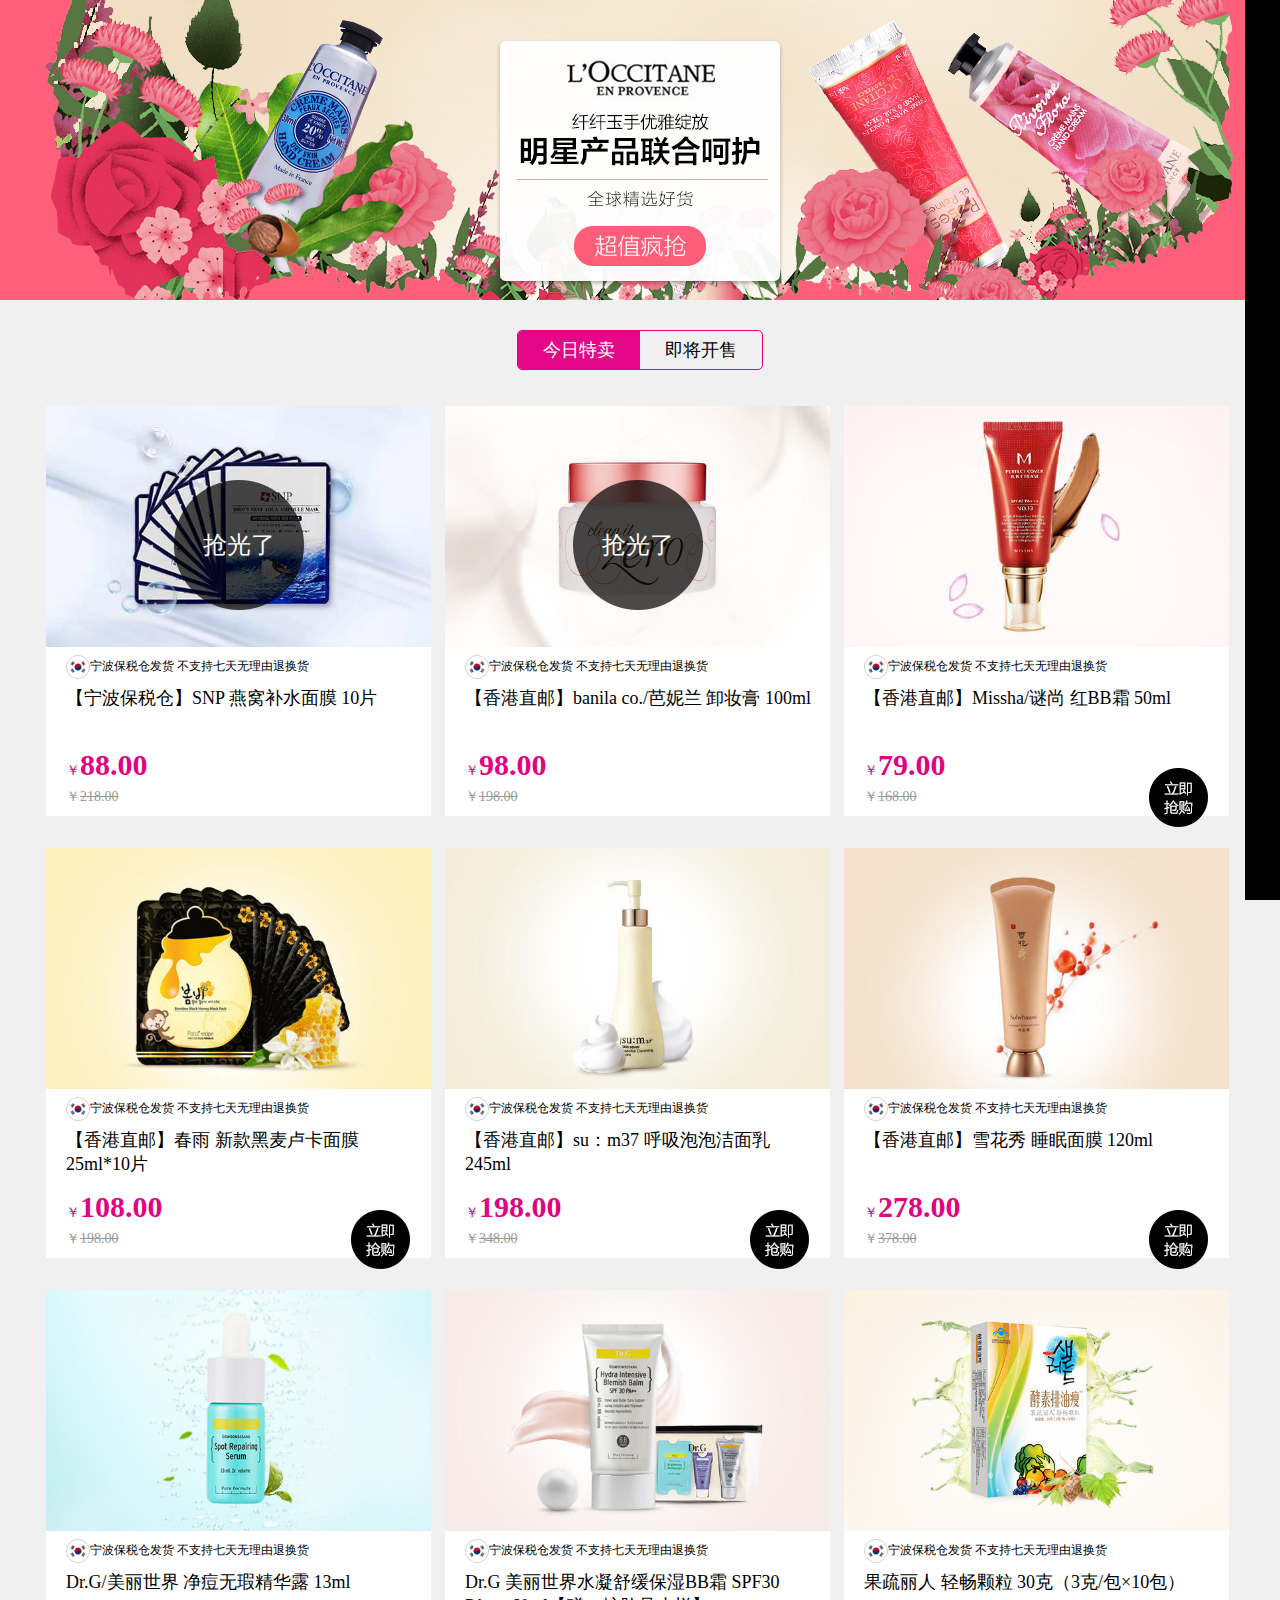
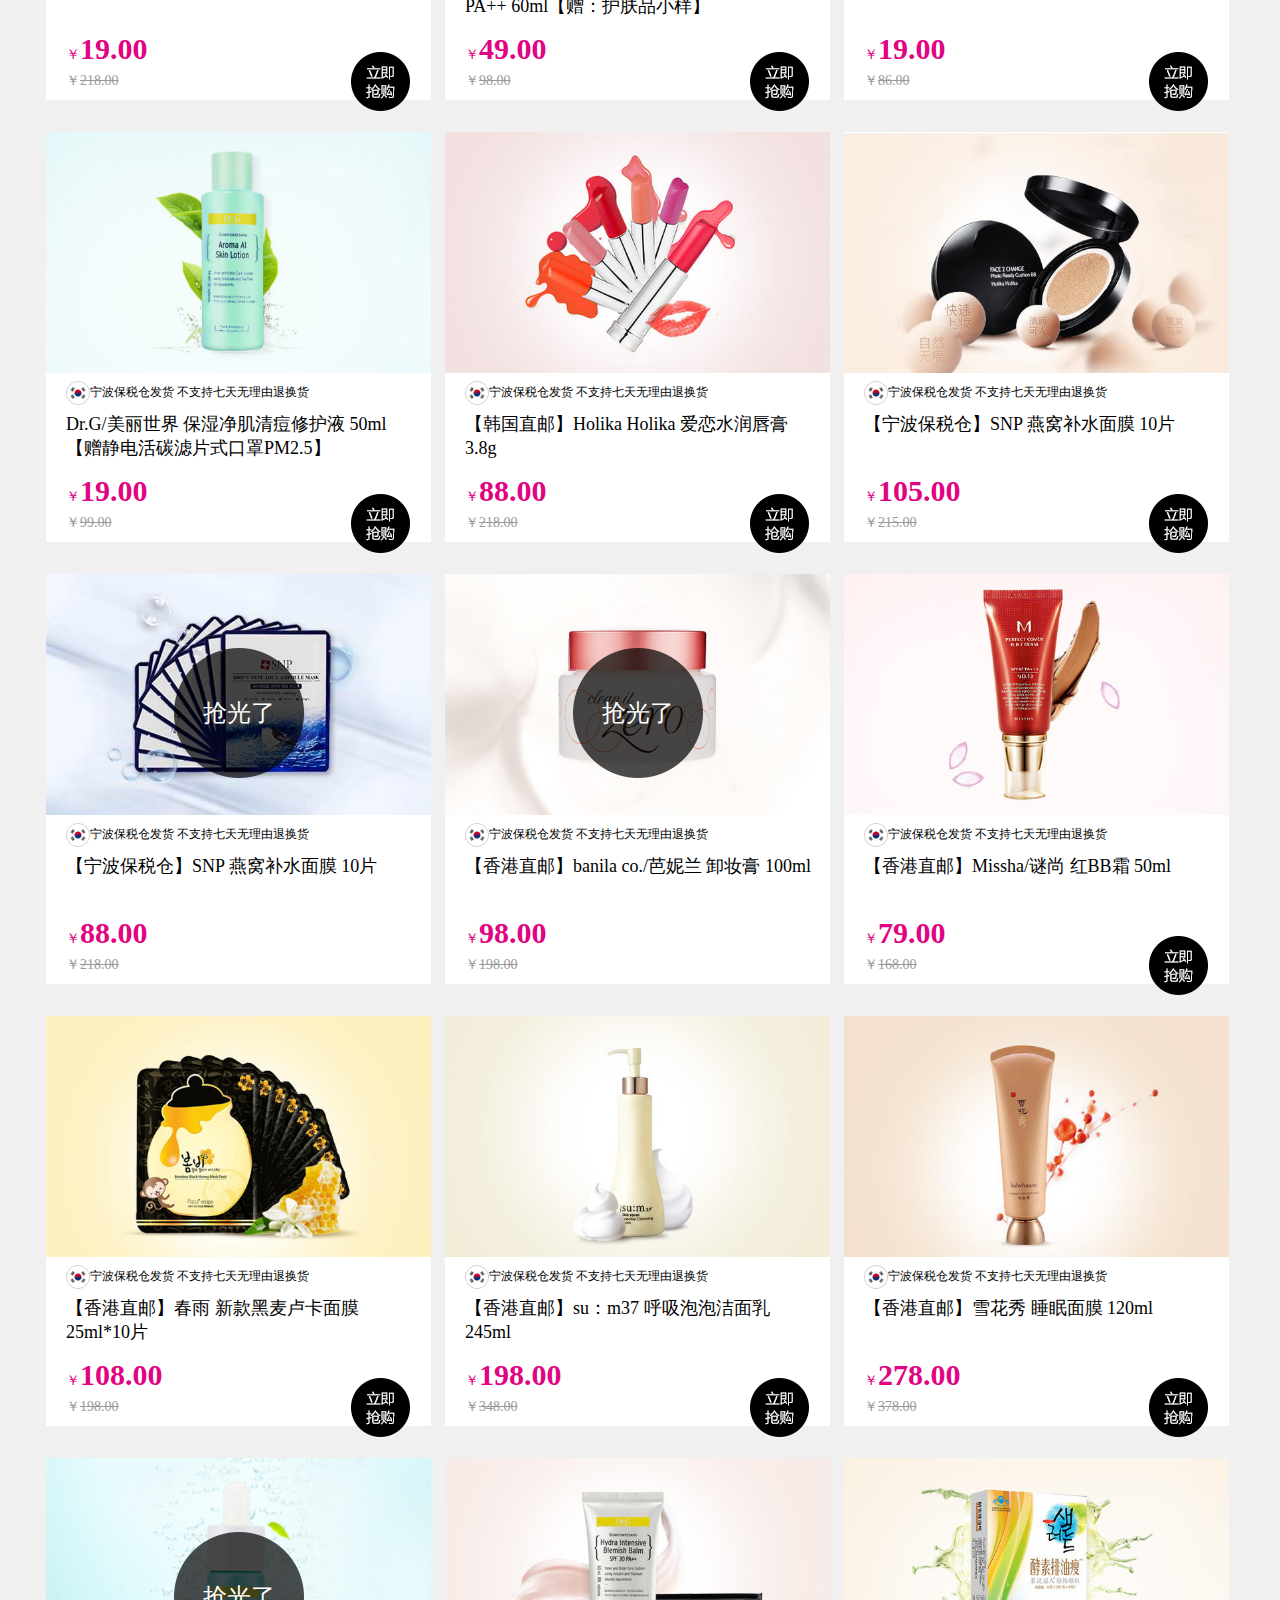
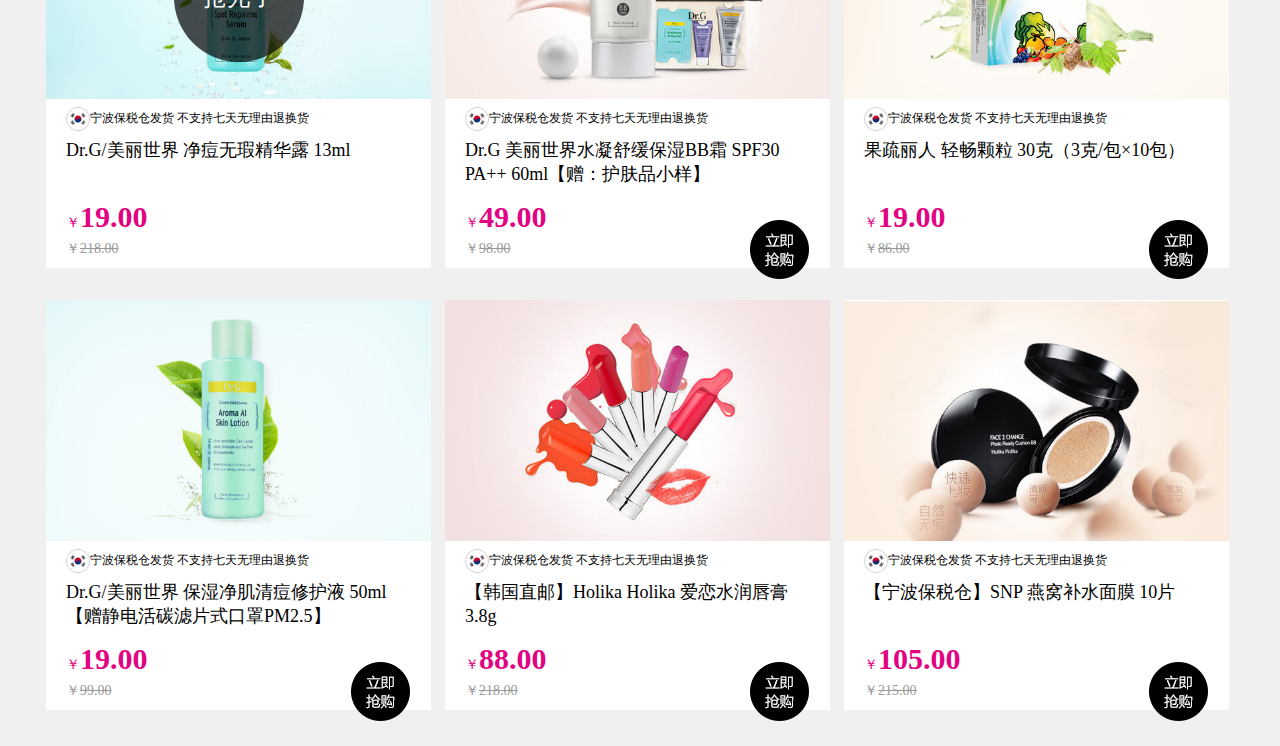
<file: html/activity.html>
<!DOCTYPE html>
<html>
	<head>
		<meta charset="UTF-8">
		<title>活动页</title>
		<link rel="stylesheet" type="text/css" href="../css/zong.css"/>
		<link rel="stylesheet" type="text/css" href="../css/activity.css"/>
		<link rel="stylesheet" type="text/css" href="../css/iconfont.css"/>		
	</head>
	<body>
		<div id="header"></div>
		<div id="activity_banner">
			<div class="banner_box">
				<ul>
					<li><a href="javascript:;"><img src="../imges/activity_banner1.jpg"/></a></li>
				</ul>
			</div>			
		</div>
		<div id="activity_main">
			<div class="act_content">
				<div class="act_nav">
					<ul class="nav_tab">
						<li>今日特卖</li>
						<li>即将开售</li>
					</ul>
				</div>
				<div class="act_list">
					<ul class="act_load clear">
						<!--<li>
							<a href="http://10.9.170.19:8020/haitaoquanqiu/html/detail.html">
								<div class="act_img">
									<img src="../imges/act1.jpg"/>
								</div>
								<div class="act_wrap">
									<div class="act_form">
										<img src="../imges/han.png"/>
										<em>宁波保税仓发货 不支持七天无理由退换货</em>
									</div>
									<div class="act_text">
										【宁波保税仓】SNP 燕窝补水面膜 10片
									</div>
									<div class="act_price">
										￥<span>88.00</span>
										<p><del>￥218.00</del></p>
									</div>
								</div>
								<div class="saleout">
									<span>抢光了</span>
								</div>
							</a>
						</li>
						<li>
							<a href="http://10.9.170.19:8020/haitaoquanqiu/html/detail.html">
								<div class="act_img">
									<img src="../imges/act1.jpg"/>
								</div>
								<div class="act_wrap">
									<div class="act_form">
										<img src="../imges/han.png"/>
										<em>宁波保税仓发货 不支持七天无理由退换货</em>
									</div>
									<div class="act_text">
										【宁波保税仓】SNP 燕窝补水面膜 10片
									</div>
									<div class="act_price">
										￥<span>88.00</span>
										<p><del>￥218.00</del></p>
									</div>
								</div>
								<div class="act_buy">
									<span></span>
								</div>
							</a>
						</li>-->
						
					</ul>
				</div>
				<div class="act_will">
					暂无数据。。。
				</div>
			</div>
		</div>
		<div id="footer"></div>
		<div id="right_fixed"></div>
		<script src="../scripts/sea.js" type="text/javascript" charset="utf-8"></script>
		<script type="text/javascript">
			seajs.config({
				alias:{
					"jq":'jquery-1.11.3',
					"cookie":'jquery.cookie'
				}
			});
			seajs.use('activity');     	
		</script>
	</body>
</html>
</file>
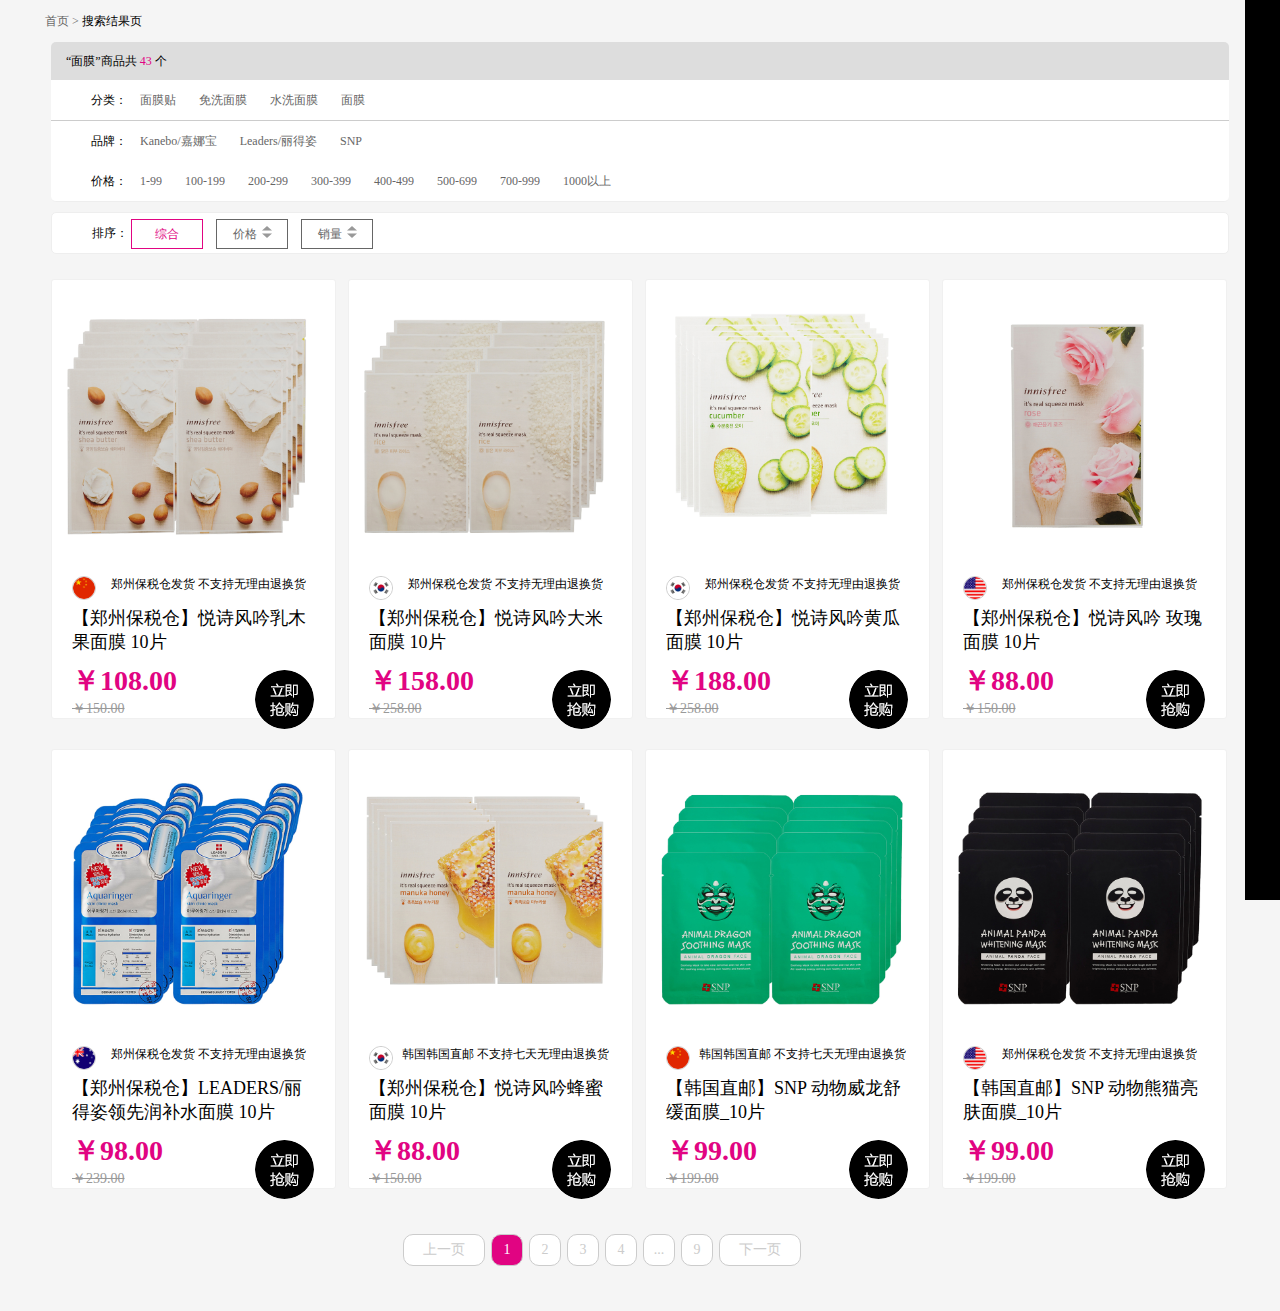
<file: html/list.html>
<!DOCTYPE html>
<html>
	<head>
		<meta charset="UTF-8">
		<title>列表页</title>
		<link rel="stylesheet" type="text/css" href="../css/zong.css"/>
		<link rel="stylesheet" type="text/css" href="../css/iconfont.css"/>
		<link rel="stylesheet" type="text/css" href="../css/list.css"/>								
	</head>
	<body>
		<div id="header"></div>
		<div id="list_main">
			<div class="wrapper">
				<div class="path">
					<a href="http://10.9.170.19/haitaoquanqiu/index.html">首页 ></a>
					<span>搜索结果页</span>
				</div>
				<div class="goodsnum">
					“面膜”商品共 <span>43</span> 个
				</div>
				<div class="shaib">
					<i>您已选择：</i>					
					<a class="clear_all" href="javascript:;">清空筛选条件</a>
				</div>
				<div class="cla category">
					分类：
					<a href="javascript:;">面膜贴</a>
					<a href="javascript:;">免洗面膜</a>
					<a href="javascript:;">水洗面膜</a>
					<a href="javascript:;">面膜</a>
				</div>
				<div class="brand category">
					品牌：
					<a href="javascript:;">Kanebo/嘉娜宝</a>
					<a href="javascript:;">Leaders/丽得姿</a>	
					<a href="javascript:;">SNP</a>	
				</div>
				<div class="category pricerage">
					价格：
					<a href="javascript:;">1-99</a>
					<a href="javascript:;">100-199</a>
					<a href="javascript:;">200-299</a>
					<a href="javascript:;">300-399</a>
					<a href="javascript:;">400-499</a>
					<a href="javascript:;">500-699</a>
					<a href="javascript:;">700-999</a>
					<a href="javascript:;">1000以上</a>				
				</div>
				<div class="category rank">
					排序：
					<a href="javascript:;" class="toggle">综合</a>
					<a href="javascript:;" class="price_rank">价格<i></i></a>
					<a href="javascript:;">销量<i></i></a>
				</div>
				<div class="list">
					<ul class="list_box clear">
						<!--<li>
							<a class="img_wrap" href="javascript:;"><img src="../imges/l5.jpg"/></a>
							<div class="text_box">
								<span>
								<img src="../imges/han.png"/>
								郑州保税仓发货 不支持无理由退换货
								</span>
								<p>【郑州保税仓】悦诗风吟乳木果面膜 10片</p>
								<div class="while_price">
									￥88.00
								</div>
								<del>￥150.00</del>
								<span class="while_buy"></span>
							</div>							
						</li>
						<li>
							<a href="javascript:;"><img src="../imges/l8.jpg"/></a>
							<div class="text_box">
								<span>
								<img src="../imges/ao.png"/>
								韩国直邮 不支持七天无理由退换货
								</span>
								<p>【韩国直邮】SNP 动物水獭保湿面膜_10片</p>
								<div class="while_price">
									￥99.00
								</div>
								<del>￥189.00</del>
								<span class="while_buy"></span>
							</div>							
						</li>
						<li>
							<a href="javascript:;"><img src="../imges/l7.jpg"/></a>
							<div class="text_box">
								<span>
								<img src="../imges/zhong.png"/>
								郑州保税仓发货 不支持无理由退换货
								</span>
								<p>【宁波保税仓】肌美精 5片装 滋润浸透面膜</p>
								<div class="while_price">
									￥59.00
								</div>
								<del>￥159.00</del>
								<span class="while_buy"></span>
							</div>							
						</li>
						<li>
							<a href="javascript:;"><img src="../imges/l12.jpg"/></a>
							<div class="text_box">
								<span>
								<img src="../imges/zhong.png"/>
								韩国直邮 不支持七天无理由退换货
								</span>
								<p>【韩国直邮】 CNP 蜂胶活力2合1面膜 滋养紧致 5片</p>
								<div class="while_price">
									￥119.00
								</div>
								<del>￥299.00</del>
								<span class="while_buy"></span>
							</div>							
						</li>-->
					</ul>					
				</div>				
				<div class="page"></div>
				<div>&nbsp;</div>
			</div>
		</div>
		<div id="footer"></div>		
		<div id="right_fixed"></div>
		<script src="../scripts/sea.js" type="text/javascript" charset="utf-8"></script>
		<script type="text/javascript">
			seajs.config({
				alias:{
					"jq":'jquery-1.11.3',      //插件  引入一个jquery
					"pagination":'jquery.pagination',
					"cookie":'jquery.cookie'
				}
			});
			seajs.use('list');     //接口连到运行的JS文件中。路径是相对于sea.js的。														
		</script>		
	</body>
</html>
</file>
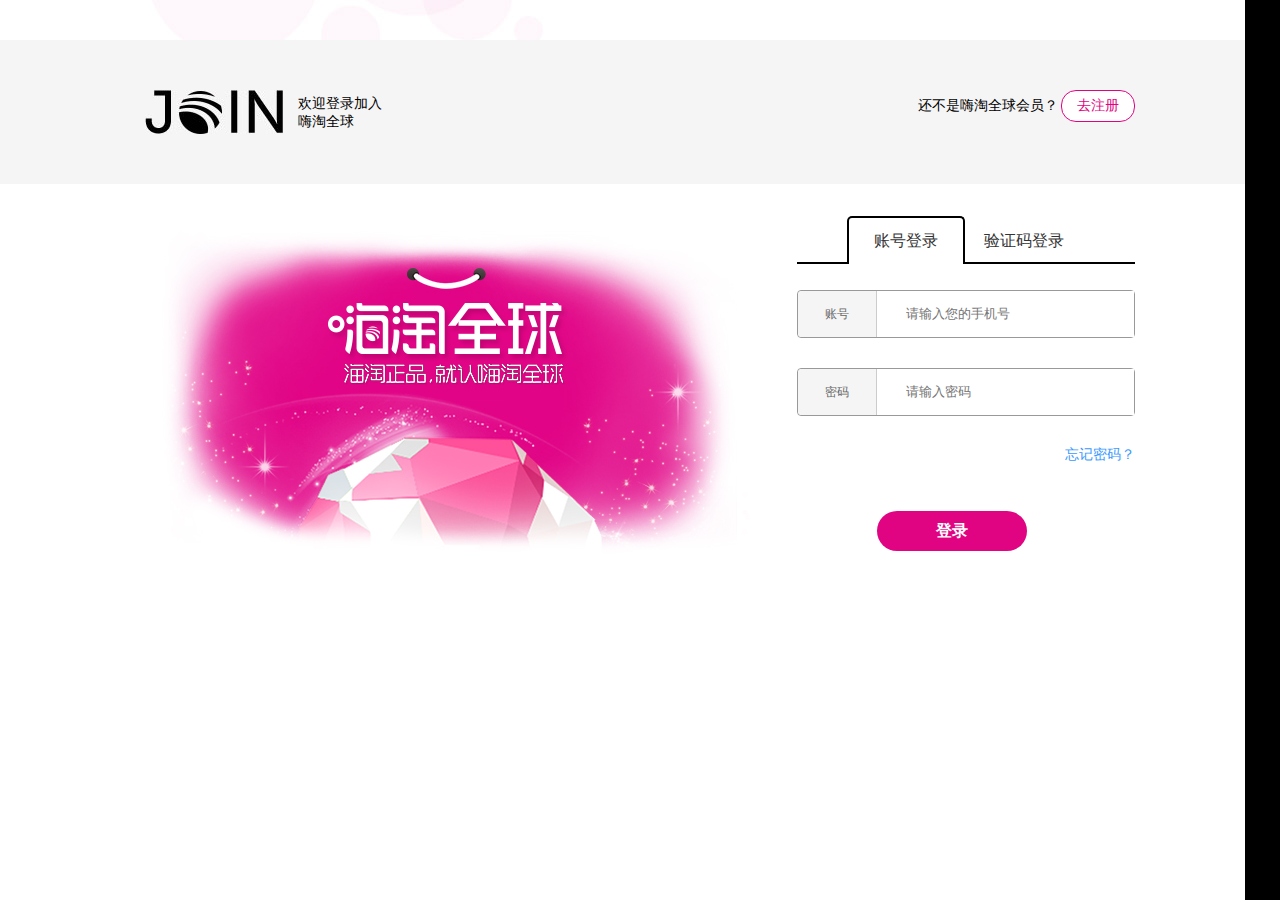
<file: html/login.html>
<!DOCTYPE html>
<html>
	<head>
		<meta charset="UTF-8">
		<title>登录</title>
		<link rel="stylesheet" type="text/css" href="../css/zong.css"/>
		<link rel="stylesheet" type="text/css" href="../css/login.css"/>
		<link rel="stylesheet" type="text/css" href="../css/register.css"/>		
	</head>
	<body>
		<div id="header"></div>
		<div id="reg_main">
			<div class="group_box">
		        <div class="jogin_box clear">
		            <div class="jogin left"></div>
		            <span class="welcome_hitao">欢迎登录加入嗨淘全球</span>
		            <div class="jogin_desc">
		                	还不是嗨淘全球会员？
		            <a href="javascript:;" title="去注册" class="reg_btn log_btn"><span>去注册</span></a>
		            </div>
		        </div>
		    </div>
	        <div class="wrap_box">	        	
	        	<div class="content clear">
	        		<div class="con_left left">
	        			<img src="../imges/bg_reg.jpg"/>
	        		</div>
	        		<div class="login_content right">
		        		<ul class="login_nav clear">
		        			<li class="change">账号登录</li>
		        			<li>验证码登录</li>
		        		</ul>
		        		<div class="reg_one">
	        				<div class="con_group">
	        					<div class="con_border clear">
		        					<span>账号</span>
		        					<input type="text" id="phone" placeholder="请输入您的手机号" />
	        					</div>
	        					<p class="tip_box"></p>
	        				</div>
	        				
	        				<div class="con_group">
	        					<div class="con_border clear">
		        					<span>密码</span>
		        					<input type="password" id="password" placeholder="请输入密码" />
		        					
	        					</div>
	        					<p class="tip_box clear"></p>
	        				</div>
	        				<a href="javascript:;" class="forget">忘记密码？</a>
	        				<div class="nextway register login">
	        					<span>登录</span>
	        				</div>
	        			</div>
	        			<div class="reg_two">
	        				<div class="con_group">
	        					<div class="con_border clear">
		        					<span>账号</span>
		        					<input type="text" id="phonenum" placeholder="请输入您的手机号" />
	        					</div>
	        					<p class="tip_box"></p>
	        				</div>
	        				<div class="con_group">
	        					<div class="con_border clear">
		        					<span>验证码</span>
		        					<input type="text" id="testcode" placeholder="请输入图形码" />
		        					<img src="../imges/yanzhengma.jpg" class="position_img"/>
	        					</div>
	        					<p class="tip_box clear"></p>
	        				</div>
	        				<div class="con_group">
	        					<div class="con_border clear">
		        					<span>短信验证码</span>
		        					<input type="text" id="imessage" placeholder="请输入验证码" />
		        					<a href="javascript:;" class="position_a">获取短信验证码</a>
	        					</div>
	        					<p class="tip_box clear"></p>
	        				</div>
	        				<div class="nextway register login">
	        					<span>登录</span>
	        				</div>
	        			</div>
	        		</div>	        			        		
	        	</div>
	        </div>   		 	
		</div>
		<div id="footer"></div>
		<div id="right_fixed"></div>
		<script src="../scripts/sea.js" type="text/javascript" charset="utf-8"></script>
		<script type="text/javascript">		
			seajs.config({
				alias:{
					"jq":'jquery-1.11.3',      //插件  引入一个jquery
					"cookie":'jquery.cookie'
				}
			});
			seajs.use('login');	//接口连到运行的JS文件中。路径是相对于sea.js的。			     						
		</script>
	</body>
</html>
</file>
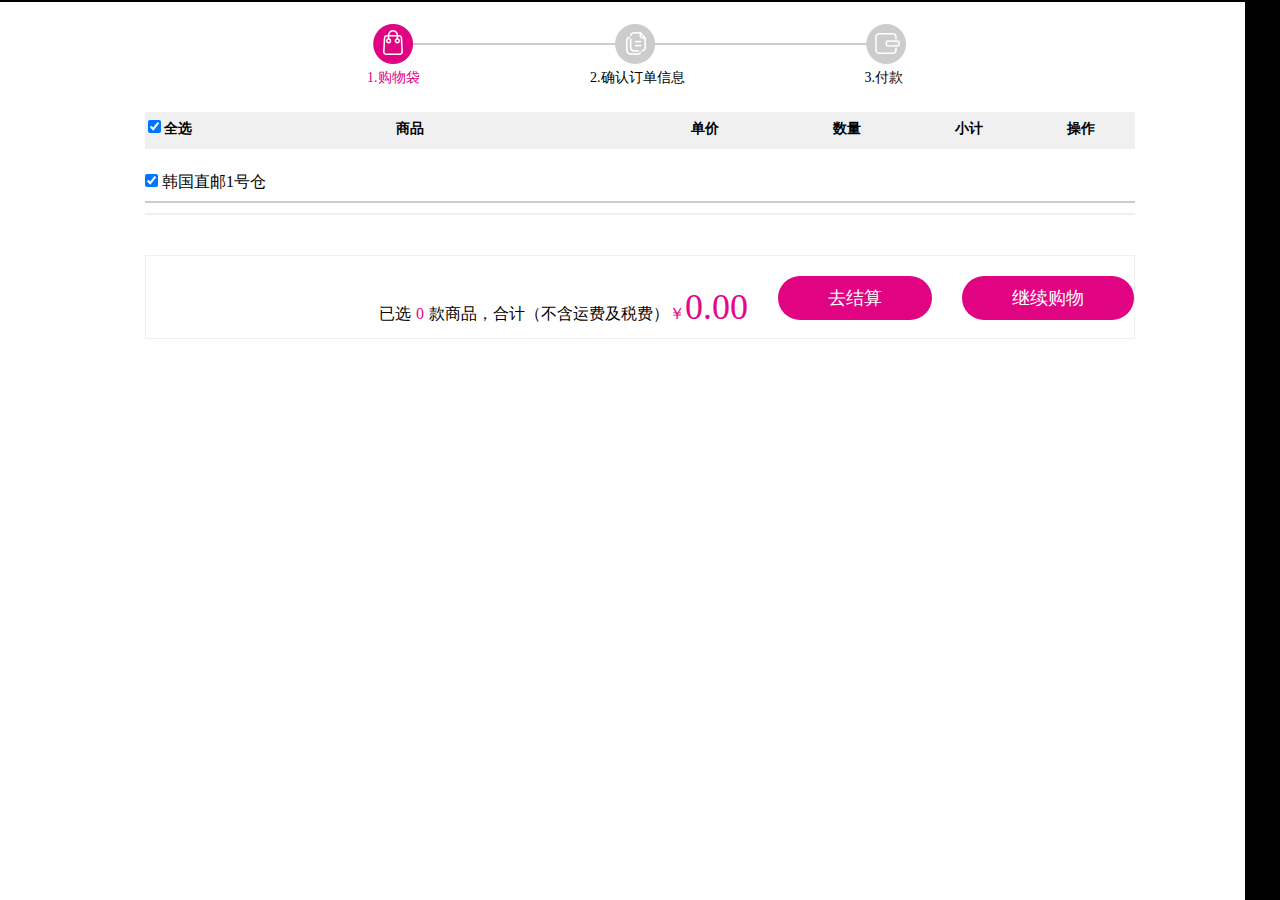
<file: html/pay.html>
<!DOCTYPE html>
<html>
	<head>
		<meta charset="UTF-8">
		<title>结算页</title>
		<link rel="stylesheet" type="text/css" href="../css/zong.css"/>
		<link rel="stylesheet" type="text/css" href="../css/pay.css"/>
		<link rel="stylesheet" type="text/css" href="../css/iconfont.css"/>		
	</head>
	<body>
		<div id="header"></div>
		<div id="pay_main">
			<div class="pay_process">
				<div class="step_one"></div>
				<span class="one">1.购物袋</span>
				<span class="tow">2.确认订单信息</span>
				<span class="three">3.付款</span>
			</div>
			<div class="pay_content">
				<div class="wrap">
					<div class="pay_nav">
						<span class="pay_all">
							<input type="checkbox" checked="checked" />
							全选
						</span>
						<span class="pay_goods">商品</span>
						<span class="pay_price">单价</span>
						<span class="pay_count">数量</span>
						<span class="pay_sum">小计</span>
						<span class="pay_handle">操作</span>
					</div>
					<div class="pay_where">
						<input type="checkbox" checked="checked" />
						韩国直邮1号仓
					</div>
					<div class="pay_show">
						<ul class="show_box">
							<!--<li class="clear">
								<div class="show_sec">
									<input type="checkbox" />
								</div>
								<div class="show_goods">
									<dl class="clear">
										<dt><img src=""/></dt>
										<dd>
											果疏丽人 轻畅颗粒 30克（3克/包×10包）
										</dd>
									</dl>
								</div>
								<div class="show_price">
									<em>￥</em><span>10.00</span>
								</div>
								<div class="show_change">
									<a href="javascript:;" class="decrease">-</a>
									<input class="inputNum" type="text" name="" id="" value="1" />
									<a href="javascript:;" class="increase">+</a>
								</div>
								<div class="show_sum">
									<em>￥</em><span></span>
								</div>
								<div class="show_del">
									<a href="javascript:;"></a>
								</div>
							</li>	-->						
						</ul>						
					</div>
					<div class="pay_now clear">
						<span class="go_buy"><a href="http://10.9.170.19/haitaoquanqiu/html/activity.html">继续购物</a></span>
						<span class="go_pay">去结算</span>
						<span class="pay_message">已选<b>0</b>款商品，合计（不含运费及税费）<i>￥</i><em>0.00</em></span>						
					</div>
				</div>
			</div>
		</div>
		<div id="footer"></div>
		<div id="right_fixed"></div>
		<script src="../scripts/sea.js" type="text/javascript" charset="utf-8"></script>
		<script type="text/javascript">
			seajs.config({
				alias:{
					"jq":'jquery-1.11.3',
					"cookie":'jquery.cookie'
				}
			});			
			seajs.use('pay');     //接口连到运行的JS文件中。路径是相对于sea.js的。														
		</script>	
	</body>
</html>
</file>
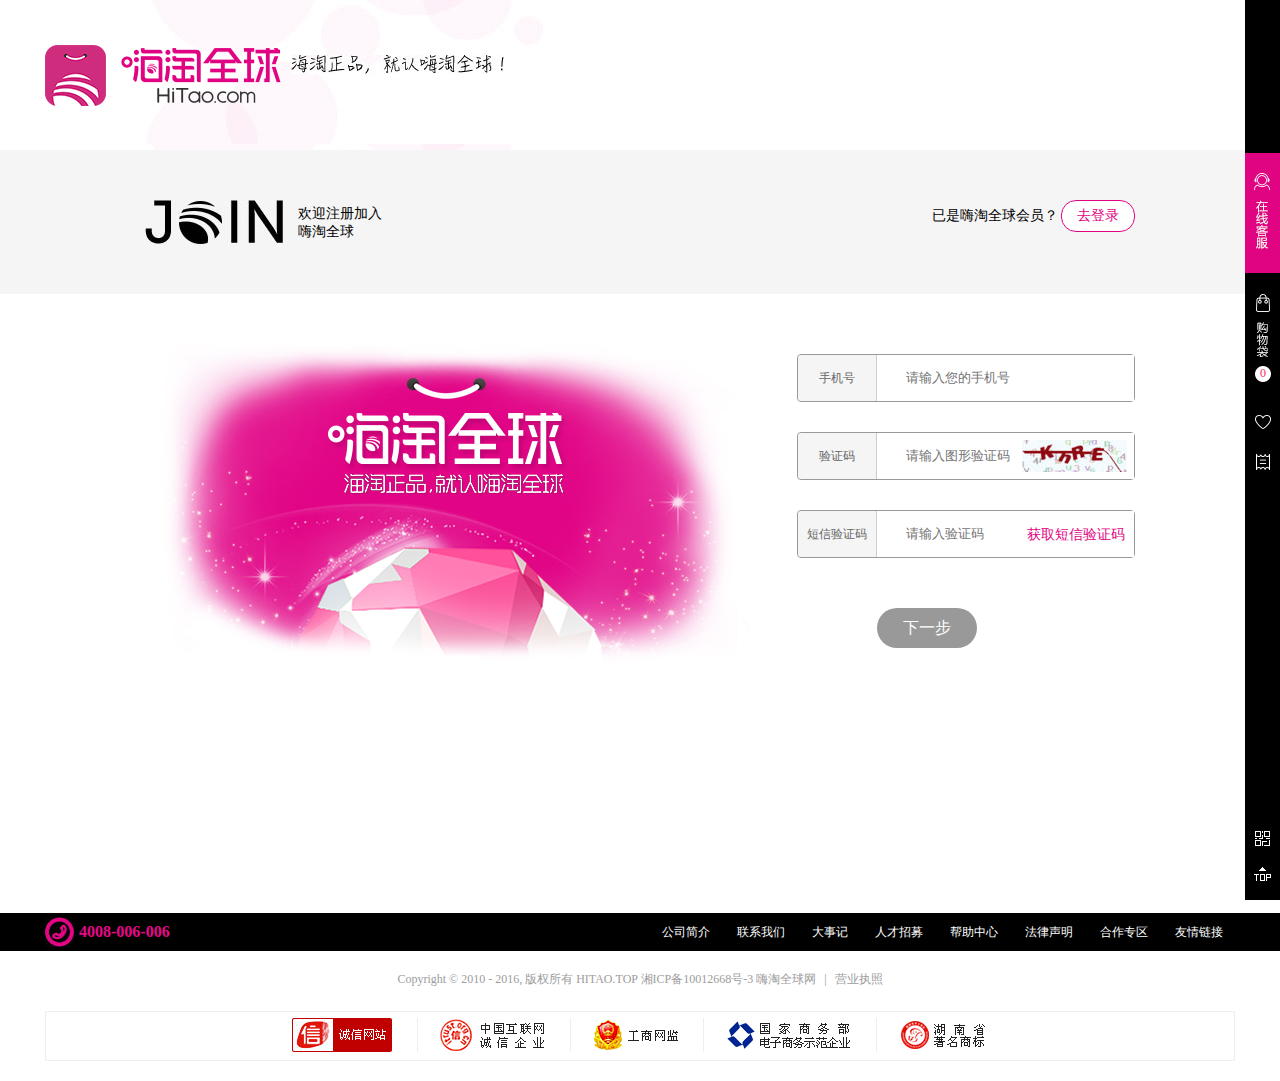
<file: html/register.html>
<!DOCTYPE html>
<html>
	<head>
		<meta charset="UTF-8">
		<title>注册</title>
		<link rel="stylesheet" type="text/css" href="../css/zong.css"/>		
		<link rel="stylesheet" type="text/css" href="../css/register.css"/>		
	</head>
	<body>
		<div id="header"></div>
		<div id="reg_main">
			<div class="group_box">
		        <div class="jogin_box clear">
		            <div class="jogin left"></div>
		            <span class="welcome_hitao">欢迎注册加入嗨淘全球</span>
		            <div class="jogin_desc">
		                	已是嗨淘全球会员？
		            <a href="javascript:;" title="去登录" class="reg_btn"><span>去登录</span></a>
		            </div>
		        </div>
		    </div>
	        <div class="wrap_box">
	        	<div class="content clear">
	        		<div class="con_left left">
	        			<img src="../imges/bg_reg.jpg"/>
	        		</div>
	        		<div class="con_right right">
	        			<div class="reg_one">
	        				<div class="con_group">
	        					<div class="con_border clear">
		        					<span>手机号</span>
		        					<input type="text" id="phone" placeholder="请输入您的手机号" />
	        					</div>
	        					<p class="tip_box"></p>
	        				</div>
	        				<div class="con_group">
	        					<div class="con_border clear">
		        					<span>验证码</span>
		        					<input type="text" id="testcode" placeholder="请输入图形验证码" />
		        					<img src="../imges/yanzhengma.jpg" class="position_img"/>
	        					</div>
	        					<p class="tip_box clear"></p>
	        				</div>
	        				<div class="con_group">
	        					<div class="con_border clear">
		        					<span>短信验证码</span>
		        					<input type="text" id="imessage" placeholder="请输入验证码" />
		        					<a href="javascript:;" class="position_a">获取短信验证码</a>
	        					</div>
	        					<p class="tip_box clear"></p>
	        				</div>
	        				<div class="nextway">
	        					<span>下一步</span>
	        				</div>
	        			</div>
	        			<div class="reg_two">
	        				<div class="con_group">
	        					<div class="con_border clear">
		        					<span>昵称</span>
		        					<input type="text" id="name" placeholder="请输入您的昵称" />
	        					</div>
	        					<p class="tip_box"></p>
	        				</div>
	        				<div class="con_group">
	        					<div class="con_border clear">
		        					<span>密码</span>
		        					<input type="password" id="password" placeholder="请输入密码" />	      					
	        					</div>	        					
	        				</div>
	        				<div class="con_group sure">
	        					<div class="con_border clear">
		        					<span>确认密码</span>
		        					<input type="password" id="surepass" placeholder="请重新输入密码" />		        					
	        					</div>
	        					<p class="tip_box tip_password clear"></p>
	        				</div>
	        				<div class="deal">
	        					<input type="checkbox" name="" id="" value="" checked="checked" />
	        					<span>我已阅读并同意<i>《嗨淘会员注册协议》</i></span>
	        				</div>
	        				<div class="nextway register">
	        					<span>注册</span>
	        				</div>
	        			</div>
	        		</div>
	        	</div>
	        </div>   		 	
		</div>
		<div id="footer"></div>
		<div id="right_fixed"></div>
		<script src="../scripts/sea.js" type="text/javascript" charset="utf-8"></script>
		<script type="text/javascript">
			seajs.config({
				alias:{
					"jq":'jquery-1.11.3'      //插件  引入一个jquery
				}
			});
			seajs.use('register');     //接口连到运行的JS文件中。路径是相对于sea.js的。
		</script>
	</body>
</html>
</file>
<file: css/zong.css>
body,h1,h2,h3,h4,h5,h6,p,input,form,ul,dl,ol,li,dt,dd,img{padding: 0;margin: 0;}
li{list-style: none;}
img{border: none;}
body{font: 12px "微软雅黑";}
a{text-decoration: none;}
em{font-style: normal;}
i{font-style: normal;}
.wrapper{width:1190px;margin: 0 auto;}
.left{float: left;}
.right{float: right;}
.clear:after{content: ".";display: block;clear: both;height: 0;overflow: hidden;visibility: hidden;}
/*-----------------------------------------header----------------------------------------------*/
#header .top_nav{width:100%;height: 26px;background: #f4f4f4;border-bottom: 1px solid #e8e8e8;overflow: hidden;}
#header .top_nav_left a{display:inline-block;color: #676163;margin: 6px 8px 0 5px;font-size: 11px;}
#header .top_nav_left a:first-child{margin-left: 3px;}
#header .top_nav_left a i{display:inline-block;padding-left: 5px;}
#header .top_nav a:hover{color: #e6007e;}
#header .top_nav_right a{display: inline-block;margin: 6px 15px 0 15px;color: #676163;}
#header .top_nav_right a:last-child{margin-right: 6px;}
#header .top_nav_right span{color: #676163;}
#header .header_show{height: 80px;width: 100%;background: #fdf7fb;padding: 15px 0;}
#header .header_show h1{width: 241px;height: 71px;text-indent: -9999px;background: url(../imges/logo.png);}
#header .header_show .s_logo{margin: 20px 0 0 5px;}
#header .header_show .search{margin: 22px 110px 0 0;}
#header .header_show .search .sea_top{width: 535px;height: 34px;border: 2px solid #df0580;}
#header .search .sea_top input{border: none;outline: none;}
#header .search .sea_top .jing{display:inline-block;padding: 10px 7px 6px 8px;float: left;}
#header .search .sea_top #sea_txt{width: 405px;height: 21px;background: #fdf7fb;float: left;margin-top: 8px;}
#header .search .sea_top #sea_btn{width: 100px;height: 34px;background: #e6007e;float: left;color: #FFF;font-size: 13px;font-weight: 700;cursor: pointer;}
#header .search .sea_top{position: relative;}
#header .search .sea_top #sea_hidden{width: 436px;min-height: 31px;background: #FFFFFF;position: absolute;top: 36px;left:-2px;border: 1px solid #e8e8e8;display: none;z-index: 999;}/*js 点击显示 搜索部分*/
#header .sea_top #sea_hidden span{display: inline-block;margin: 5px 15px;}
#header .sea_top #sea_hidden #rubbish{display: inline-block;margin: 8px;}
#header .sea_top #sea_hidden .saveObj{margin-top: 10px;}
#header .sea_top #sea_hidden .del{float: right;line-height: 26px;margin-right: 10px;}
#header .sea_top #sea_hidden .del:hover{color: #e6007e;text-decoration: underline;}
#header .sea_bottom{height: 20px;overflow: hidden;}
#header .sea_bottom a{color: #99a099;}
#header .sea_bottom a:hover{color: #e6007e;}
#header .sea_bottom i{color: #99a099;margin-left: 3px;}
#header .bottom_nav{width: 100%;height: 35px;background: #000;}
#header .bottom_nav .home li{float: left;}
#header .bottom_nav .home li .show_page{background: #e6007e;}
#header .bottom_nav .home li a{display: block;font-size: 16px;color: #FFFFFF;line-height: 35px;padding:0  23px;}
#header .bottom_nav .home li a:hover{background: #e6007e;}
#header .bottom_nav .sort>a{display:inline-block;margin-top: 8px;}
#header .bottom_nav .sort>a i{display:inline-block;padding-right: 8px}
#header .bottom_nav .sort>a span{float:right;font-size: 14px;color: #FFFFFF;}
#header .bottom_nav .sort{position: relative;}
#header .bottom_nav .sort .classify{position:absolute;top: 37px;right: 530px;z-index: 99999;display:none;}/*JS点击显示   分类部分*/
#header .bottom_nav .classify .sift{width: 180px;height: 394px;background: #f6f6f6 url(../imges/fenlei_bj.png) no-repeat 0 57px;box-shadow: 0 2px 2px #99A099;border-radius: 0 0 5px 5px;position: relative;}
#header .classify .sift>li{height: 48px;padding-left: 8%;width: 95%;position: relative;z-index: 99999;}

#header .classify .sift>li>a{display:block;color: #000;font-size: 16px;float: left;margin-top: 10px;}
#header .classify .sift>li>a i{margin-right: 8px;display: inline-block;float: left;}
#header .classify .sift .sift_right{width: 520px;background: #fff;padding: 18px 0 8px 20px;border-radius: 0 0 5px 5px;box-shadow: 0 2px 2px #999;position: absolute;top: 0;left: 180px;z-index: 99980;display: none;}
#header .classify .sift #face_care{display: block;}
#header .classify .sift .sift_right li{width: 230px;padding-right: 30px;float: left;}
#header .classify .sift .sift_right li h3{border-bottom: 2px solid #000;width: 100%;line-height: 20px;}
#header .sift_right h3 a{color: #000;}
#header .classify .sift .sift_right li .a_wrap{padding-top: 6px;line-height: 2.4;}   
#header .sift_right .a_wrap a{margin-right: 15px; display: inline-block;color: #676163;}
#header .sift_right a:hover{color: #e6007e;text-decoration: underline;}
#header .sift_right .h4_wrap{padding: 20px 14px 0 0;}
#header .sift_right .h4_wrap h4{padding: 5px 0;border-bottom:1px solid #ccc ;width: 100%;}
#header .sift_right .h4_wrap h4 img{float: right;}
/*-----------------------------------------footer----------------------------------------------*/
#footer .footer_top{width: 100%;height: 204px;}
#footer .footer_top .service{padding: 30px 0;}
#footer .footer_top .service dl{float: left;padding: 0 20px 0 60px;}
#footer .footer_top .service dt{font-size: 16px;color: #999;padding-bottom: 10px;font-weight: bold;width: 90px;height: 34px;}
#footer .footer_top .service .last_dl dt{width: 110px;}
#footer .footer_top .service dd{width: 90px;height: 20px;}
#footer .footer_top .service dd a{display: inline-block;height: 22px;line-height: 22px;color: #000;}
#footer .footer_top .service dd a:hover{color: #e6007e;text-decoration: underline;}
#footer .footer_middle{width: 100%;height: 38px;background: #000;}
#footer .footer_middle .call i{float: left;margin: 4px 5px 0 0;}
#footer .footer_middle .call em{float: left;font-size: 16px;color: #e80789;display: inline-block;height: 38px;line-height: 38px;font-weight: 900;}
#footer .footer_middle .help a{display: inline-block;height: 38px;line-height: 38px;color: #fff;padding: 0 12px;}
#footer .footer_middle .help a:hover{background: #e80789;}
#footer .footer_bottom p{color: #9c9c9c;text-align: center;line-height: 2;margin-top: 16px;}
#footer .footer_bottom p span{margin-right: 5px;}
#footer .footer_bottom p a{color: #9c9c9c;}
#footer .footer_bottom p a:hover{color: #e6007e;text-decoration: underline;}
#footer .footer_bottom .parter{height: 48px;border: 1px solid #eee;margin:20px 0;text-align: center;}
#footer .footer_bottom .parter a{display: inline-block;height: 34px;padding: 0 22px;margin: 6px 0;text-align: center;border-left: 1px solid #eee;}
#footer .footer_bottom .parter .par_first{border: none;}
#footer .footer_bottom .parter span{display: inline-block;height: 34px;padding: 0 22px;margin: 6px 0;text-align: center;border-left: 1px solid #eee;}
/*-----------------------------------------right_fixed------------------------------------------*/
#right_fixed{width: 35px;height: 100%;background: #000;position: fixed;top: 0;right: 0;font-family: '\5FAE\8F6F\96C5\9ED1';z-index: 99999;}
/*-------------精灵图------------*/
.online,.bag,.collect a,.sale a,.qr_code a,.gotop a,.contact,.contact a,.collect div,.sale div,.qr_code div{background: url(../imges/com_bg.png);}
#right_fixed .center_top{padding-top: 150px;}
#right_fixed .center_top .online{display: block;overflow: hidden;text-indent: -999em;height: 120px;margin-top: 3px;background-position: -35px 0;}
#right_fixed .center_top .bag{background-position: 0 -121px;display: block;overflow: hidden;text-indent: -999em;height: 120px;margin-top: 3px;}
#right_fixed .center_top .bag:hover{background-position: -35px -121px;}
#right_fixed .center_top .buy{position: relative;}
#right_fixed .center_top .buy .goods_bag{width: 250px;height: 520px;position: absolute;top:-200px;right: 60px;background: rgba(0,0,0,.6);border-radius: 5px;padding: 20px 10px;display: none;}
#right_fixed .center_top .buy .goods_bag h2{color: #fff;text-align: center;font-size: 18px;height: 36px;line-height: 36px;border-bottom: 2px solid #DF0580;}
#right_fixed .center_top .buy .goods_bag ul{margin: 20px 0 30px;height: 360px;overflow-x: hidden;}
#right_fixed .center_top .buy .goods_bag li{width: 236px;background: #fff;padding: 10px 5px;margin-bottom: 5px;border-radius: 10px;border: 2px solid transparent;}
#right_fixed .center_top .buy .goods_bag li:hover{border: 2px solid #E10482;}
#right_fixed .center_top .buy .goods_bag dt{width: 60px;height: 60px;float: left;}
#right_fixed .center_top .buy .goods_bag dt img{width: 100%;height: 100%;border-radius: 5px;}
#right_fixed .center_top .buy .goods_bag dd{float: left;margin-left: 4px;}
#right_fixed .buy .goods_bag dd a{color: #999;}
#right_fixed .center_top .buy .goods_bag .bag_title{width: 160px;height: 40px;line-height: 40px;overflow: hidden;text-overflow: ellipsis;white-space: nowrap;}
#right_fixed .center_top .buy .goods_bag .bag_price{color: #E40788;font-size: 16px;}
#right_fixed .center_top .buy .goods_bag .bag_price i{color: #000;font-size: 12px;}
#right_fixed .center_top .buy .goods_bag .bag_del{display: inline-block;padding: 3px 10px;background: #000;color: #FFF;border-radius: 10px;cursor: pointer;font-size: 10px;float: right;}
#right_fixed .center_top .buy .goods_bag .bag_del:hover{background: #E40788;}
#right_fixed .center_top .buy .goods_bag .bag_pay{position: absolute;bottom: 10px;left: 20px;color: #FFFFFF;}
#right_fixed .buy .goods_bag .bag_pay em{font-size: 18px;}
#right_fixed .buy .goods_bag .bag_pay span{display: inline-block;padding: 5px 10px;background: #f00;color: #fff;margin-left: 70px;border-radius: 5px;cursor: pointer;}

#right_fixed .center_top .goods_num{width: 16px;height: 16px;color: #ff2664;font-size: 12px;text-align: center;line-height: 15px;position: absolute;top: 90px;left: 10px;}
#right_fixed .center_top .collect a{height: 31px;margin-top: 10px;background-position: 0 -242px;display: block;overflow: hidden;text-indent: -999em}
#right_fixed .center_top .sale a{display: block;overflow: hidden;text-indent: -999em;height: 31px;margin-top: 10px;background-position: 0 -274px;}
#right_fixed .center_bottom{position: absolute;bottom: 10px;left: 0;width: 100%;}
#right_fixed .center_bottom .qr_code a{height: 31px;margin-top: 5px;background-position: 0 -306px;display: block;overflow: hidden;text-indent: -999em;}
#right_fixed .center_bottom .gotop a{height: 31px;margin-top: 5px;background-position: 0 -338px;display: block;overflow: hidden;text-indent: -999em;}
#right_fixed .center_bottom .gotop a:hover{background-position: -35px -338px;}
/*--------鼠标滑过出现--------*/
#right_fixed .center_top .con_parent{position: relative;}
#right_fixed .center_top .contact{width: 128px;height: 96px;padding: 24px 0 0 12px;background-position: 0 -535px;position: absolute;top: 0;color: #333;text-indent: 0;font-size: 12px;line-height: 18px;opacity: 0;right: 55px;display: none;}
#right_fixed .center_top .contact i{color: #333;}
#right_fixed .center_top .contact a{display: block;width: 85px;height: 25px;background-position:-71px 0 ;margin-bottom: 10px;}
#right_fixed .center_top .collect{position: relative;}
#right_fixed .center_top .collect div{width: 96px;text-indent: -6px;background-position: 0 -370px;height: 33px;text-align: center;line-height: 31px;font-size: 14px;color: #f15;position: absolute;bottom: 0;right: 55px;opacity: 1;display: none;cursor: pointer;}
#right_fixed .center_top .sale{position: relative;}
#right_fixed .center_top .sale div{width: 96px;text-indent: -6px;background-position: 0 -370px;height: 33px;text-align: center;line-height: 31px;font-size: 14px;color: #f15;position: absolute;bottom: 0;right: 55px;opacity: 1;display: none;cursor: pointer;}
#right_fixed .center_bottom .qr_code{position: relative;}
#right_fixed .center_bottom .qr_code div{width: 97px;height: 124px;background-position: 0 -404px;position: absolute;bottom: -1px;text-indent: 0;padding: 3px 4px;text-align: center;line-height: 20px;opacity: 0;display: none;right: 55px;}
#right_fixed .center_bottom .qr_code div img{width: 93px;height: 93px;}
</file>
<file: css/index.css>
body,h1,h2,h3,h4,h5,h6,p,input,form,ul,dl,ol,li,dt,dd,img{padding: 0;margin: 0;}
li{list-style: none;}
img{border: none;}
body{font: 12px "微软雅黑";}
a{text-decoration: none;}
em{font-style: normal;}
i{font-style: normal;}
.wrapper{width:1190px;margin: 0 auto;}
.left{float: left;}
.right{float: right;}
.clear:after{content: ".";display: block;clear: both;height: 0;overflow: hidden;visibility: hidden;}
/*-------------------------------------------banner--------------------------------------------*/
/*------------------精灵图---------------*/
.banner_rightBtn,.banner_leftBtn,.banner_point li{background: url(../imges/com_bg.png);}
#banner{height: 300px;}
#banner .banner_box{height: 300px;position: relative;overflow: hidden;}
#banner .banner_box .banner_img{position: relative;}
#banner .banner_box .banner_img li{width: 2000px;height: 300px;margin:0 auto;position: absolute;top: 0;left: 50%;margin-left: -1000px;}
#banner .banner_img li a{width: 2000px;height: 300px;display: block;}
#banner .banner_img li a img{margin: 0 auto;display: block;}
#banner .banner_img li:first-child{z-index: 1;}
#banner .banner_box .banner_rightBtn{display: block;position: absolute;top: 120px;width: 56px;height: 56px;left: 50%;margin-left: 540px;background-position: -131px -54px;display: none;z-index: 2;}
#banner .banner_box .banner_leftBtn{display: block;position: absolute;top: 120px;width: 56px;height: 56px;right: 50%;margin-right: 540px;background-position: -73px -54px;display: none;z-index: 2;}
#banner .banner_box .banner_point{position: absolute;bottom: 16px;right: 50%;margin-right: -500px;width: 100%;text-align: right;z-index: 2;}
#banner .banner_box .banner_point li{ width: 14px; height: 14px; display: inline-block; margin: 0 3px; cursor: pointer;background-position: -128px -240px; zoom: 1;}
#banner .banner_box .banner_point .banner_point_in{background-position: -148px -240px;}
/*-------------------------------------------main--------------------------------------------*/
/*------------------advantage-------------------*/
#main .advantage{width: 100%;height: 90px;}
#main .advantage ul{width: 1000px;margin: 0 auto;}
#main .advantage ul li{float: left;padding: 15px 0 15px 40px;}
#main .advantage ul li span{float: left;color: #e10482;}
#main .advantage ul li dl{width: 135px;float: left;padding: 12px 0  0 10px;}
#main .advantage ul li dt{font-size: 18px;line-height: 24px;color: #404040;}
#main .advantage ul li dd{font-size: 10px;letter-spacing: -.8px;color: #555;line-height: 10px;}
#main .advantage ul li dl:hover dd{color: #e10482;}
#main .advantage ul li dl:hover dt{color: #e10482;}
#main .sale_bj{background: url(../imges/bj.jpg);}
#main .handpick{text-align: center;padding: 30px 0;} 
/*------------------hotshow-------------------*/
#main .hot_show ul{background: #fff;width: 1188px;}
#main .hot_show li{float: left;}
#main .hot_show li a{display: block;font-size: 0;}
#main .hot_show li:first-child{margin-left: -15px;}
#main .hot_show li:first-child img{border: none;}
#main .hot_show li img{transition: all .3s;transform: translateY(0px);border-top: 1px solid #f3f3f3;border-right: 1px solid #f3f3f3;}
/*------------------bigshow-------------------*/
#main .big_show ul{width: 1160px;height: 410px;padding: 15px;background: #FFFFFF;}
#main .big_show li{float: left;padding-left: 10px;padding-top: 10px;width: 420px;}
#main .big_show li:nth-child(2){padding-top: 0;}
#main .big_show li:nth-child(3){padding-top: 0;}
#main .big_show li:first-child{padding: 0;width: 300px;}
#main .big_show li a{display: block;font-size: 0;}
#main .big_show li img{border: 1px solid #f4f2f3;}
#main .globai_sale{margin-top: 40px;}
#main .globai_sale .globai_sale_h1{width: 800px;height: 50px;border-bottom: 2px solid #fff;margin-bottom: 20px;}
#main .globai_sale .globai_sale_h1 a{float: right;font-size: 14px;color: #fff;line-height: 20px;margin-top: 22px;font-weight: 400;}
#main .globai_sale .globai_sale_h1 a:hover{text-decoration: underline;}
/*------------------hot_sale-------------------*/
#main .hot_sale{width: 367px;background: #fff;overflow: visible;margin-top: 40px;border-radius: 4px;}
#main .hot_sale .hot_sale_h1{height: 50px;line-height: 50px;border-bottom: 1px solid #000;text-align: center;margin: 0 13px 35px;position:relative;}
#main .hot_sale .hot_sale_text{padding: 0 1em;position: absolute;top: 25px;left:50%;background: #fff;font-size: 17px;line-height: 50px;margin-left: -51px;}
#main .hot_sale .hot_sale_simg{font-size: 0;height: 122px;}
#main .hot_sale .hot_sale_simg a{display: inline-block;padding-left: 1px;}
#main .hot_sale .hot_sale_simg .tip_hide_parent{position: relative;}
#main .hot_sale .hot_sale_simg .tip_hide{width: 100%;line-height: 26px;background: #999;color: #fff;text-align: center;position: absolute;bottom: 0;left: 0;font-size: 12px;display: none;}
#main .hot_sale .selection a{display: block;margin: 0 13px 13px 14px;width: 340px;height: 154px;border-radius: 5px;}
#main .hot_sale .selection a img{width: 100%;height: 100%;border-radius: 5px;}
/*------------------special_sale-------------------*/
#main .special_sale{box-shadow: 0 0 8px #e7e7e7;margin-bottom: 20px;background: #fff;height: 260px;text-align: left;border-radius: 4px;}
#main .special_sale .special_sale_img{height: 100%;width: 418px;float: left;overflow: hidden;}
#main .special_sale .special_sale_img a{display: block;height: 100%;transition: all .4s;}
#main .special_sale .special_sale_img a img{width: 100%;height: 100%;border-radius: 4px;}
#main .special_sale .special_sale_details{padding: 11px 14px;vertical-align: top;margin-left: 418px;height: 238px;}
#main .special_sale_details .d_title em{height: 32px;width: 32px;float: left;margin-right: 8px;border: 1px solid #f2f2f2;border-radius: 16px;}
#main .special_sale_details .d_title em img{width: 100%;height: 100%;}
#main .special_sale_details .d_title i{display: inline-block;zoom: 1;letter-spacing: normal;word-spacing: normal;vertical-align: top;overflow: hidden;white-space: nowrap;text-overflow: ellipsis;width: 200px;line-height: 32px;}
#main .special_sale_details .d_title .d_time{float: right;color: #a0a0a0;line-height: 32px;white-space: nowrap;}
#main .special_sale_details .d_title .d_time span{color: #e40788;}
#main .special_sale .d_tip{font-size: 14px;line-height: 24px;margin: 15px 0 0;white-space: nowrap;overflow: hidden;text-overflow: ellipsis;width: 25em;}
#main .special_sale .d_tip a{color: #000;}
#main .special_sale .d_all{height: 100px;color: #666;line-height: 19px;width: 354px;}
#main .special_sale .special_sale_details .d_bottom{margin-top: 20px;line-height: 32px;font-size: 14px;}
#main .d_bottom .d_price{color: #e40788;}
#main .d_bottom .d_price span{line-height: 32px;font-size: 200%;}
#main .d_bottom .d_price del{color: #CCCCCC;}
#main .d_bottom .fast_buy{float: right;background: #000;color: #fff;border-radius: 16px;border: none;padding: 0 2em;}
#main .d_bottom .fast_buy:hover{background: #e10482;}
</file>
<file: css/iconfont.css>
@font-face {font-family: "iconfont";
  src: url('iconfont.eot?t=1482475809692'); /* IE9*/
  src: url('iconfont.eot?t=1482475809692#iefix') format('embedded-opentype'), /* IE6-IE8 */
  url('iconfont.woff?t=1482475809692') format('woff'), /* chrome, firefox */
  url('iconfont.ttf?t=1482475809692') format('truetype'), /* chrome, firefox, opera, Safari, Android, iOS 4.2+*/
  url('iconfont.svg?t=1482475809692#iconfont') format('svg'); /* iOS 4.1- */
}
.iconfont{
  font-family:"iconfont" !important;
  font-size:36px;font-style:normal;
  -webkit-font-smoothing: antialiased;
  -webkit-text-stroke-width: 0.2px;
  -moz-osx-font-smoothing: grayscale;
}
.icon_advantage{
  font-size:55px
}
.ico_love{	
	font-size: 20px;
}
.ico_weixin{
	font-size: 24px;
	color: #8bc44c;
}
.ico_weixin:hover{	
	color: #8ba44c;
}
.ico_weibo{
	font-size: 24px;
	color: #fb596e;
}
.ico_weibo:hover{
	color: #ab596e;
}
.ico_kongjian{
	font-size: 24px;
	color: #ebbd36;
}
.ico_kongjian:hover{
	color: #cbbd36;
}
.ico_bag{
	font-size: 24px;
	color: #fff;
}
</file>
<file: css/activity.css>
.activity_btn a{background: #E40788;}
.home_btn a{background: #000!important;}
#activity_banner .banner_box{position: relative;overflow: hidden;height: 300px;}
#activity_banner ul{}
#activity_banner ul li{width: 2000px;height: 300px;background-color: #ff5f7a;position: absolute;top: 0;left: 50%;margin-left: -1000px;}
#activity_banner ul li img{width: 1190px;margin: 0 auto;display: block;}
/*img写宽度，让他居中。然后给li定位，定位时根据最大的banner盒子，让li居中。最大的盒子overflow：hidden*/
#activity_main{background: #F0F0F0;}
#activity_main .act_content{padding: 20px 0;}
#activity_main .act_content .act_nav .nav_tab{width: 244px;height: 38px;overflow: hidden;border: 1px solid #e10482;border-radius: 5px;margin: 10px auto 20px;}
#activity_main .act_content .act_nav .nav_tab li{float: left;width: 122px;font-size: 18px;text-align: center;line-height: 38px;color: #000;cursor: pointer;}
#activity_main .act_content .act_nav .nav_tab li:first-child{background: #E40788;color: #fff;}
#activity_main .act_content .act_list ul{width: 1202px;margin: 0 auto;}
#activity_main .act_content .act_list li{width: 385px;height: 410px;margin: 15px 6px;border: 1px solid #f0f0f0;float: left;transition: all .5s;background: #fff;}
#activity_main .act_list li .act_img{width: 100%;height: 241px;overflow: hidden;}
#activity_main .act_list .act_img img{width: 100%;height: 100%;transition: all .5s;}
#activity_main .act_list .act_wrap{padding: 6px 20px 0;color: #000;}
#activity_main .act_list .act_wrap .act_form{width: 340px;height: 28px;line-height: 26px;}
#activity_main .act_list .act_wrap .act_form img{border: 1px solid #cdcdcd;border-radius: 50%;width: 22px;height: 22px;}
#activity_main .act_list .act_wrap .act_form em{white-space: nowrap;text-overflow: ellipsis;display: inline-block;width: 300px;overflow: hidden;}
#activity_main .act_list .act_wrap .act_text{width: 350px;font-size: 18px;height: 46px;line-height: 24px;overflow: hidden;padding: 5px 0 0;}
#activity_main .act_list .act_wrap .act_price{color: #e10482;padding-top: 10px;font-size: 14px;}
#activity_main .act_list .act_wrap .act_price span{font-size: 30px;font-weight:900;font-family: 'fonten';line-height: 46px;}
#activity_main .act_list .act_wrap .act_price p{color: #999;}
#activity_main .act_content .act_list li{position: relative;}
#activity_main .act_list .saleout span{display: block;width: 130px;height: 130px;z-index: 2;overflow: hidden;position: absolute;left: 50%;margin-left: -65px;top: 18%;background: url(../imges/out.png);line-height: 130px;font-size: 24px;text-align: center;color: #fff;}
#activity_main .act_list .act_buy span{width: 59px;height: 59px;position: absolute;bottom: -11px;right: 21px;display: block;background: url(../imges/com_bg.png) no-repeat -72px -112px;}
#activity_main .act_list li:hover .act_buy span{background-position: -133px -112px;}
#activity_main .act_list li:hover .act_img img{transform: scale(1.1);}
#activity_main .act_list li:hover{box-shadow: 0 0 20px #999;}
#activity_main .act_will{display: none;}
</file>
<file: css/list.css>
#list_main{background: #f5f5f5;}
#list_main .path{line-height: 42px;}
#list_main .path a{color: #666;}
#list_main .goodsnum{line-height: 38px;background: #ddd;border-top-right-radius: 5px;border-top-left-radius: 5px;padding-left: 15px;margin: 0 6px;}
#list_main .goodsnum span{color: #e10482;}
#list_main .shaib{line-height: 43px;border-bottom: 1px solid #ccc;background: #fff;padding-left: 15px;height: 43px;margin: 0 6px;display: none;color: #e10482;}
#list_main .shaib i{color: #000;}
#list_main .shaib em{float: right;font-size: 20px;margin-left: 5px;color: #000;cursor: pointer;}
#list_main .shaib span{display: inline-block;border-radius: 5px;height: 24px;line-height: 24px;padding: 0 10px;border: 1px dotted #e10482;vertical-align: middle;margin-right: 10px;}
#list_main .shaib span:hover{border: 1px solid #e10482;}
#list_main .shaib .clear_all{float: right;display: inline-block;height: 42;line-height: 42px;padding-right: 15px;color: #000;}
#list_main .shaib .clear_all:hover{text-decoration: underline;}
#list_main .category{height: 40px;border-bottom: 1px solid #ccc;line-height: 40px;background: #fff;padding-left: 40px;margin: 0 6px;}
#list_main .category a{color: #666;padding: 0 10px;}
#list_main .category a:hover{color: #e10482;}
#list_main .brand{border: none;}
#list_main .pricerage{border-bottom: 1px solid #eee;border-bottom-left-radius: 5px;border-bottom-right-radius: 5px;}
#list_main .rank{border: 1px solid #eee;border-radius: 5px;margin: 10px 6px;}/*????*/
#list_main .rank a{display: inline-block;width: 50px;height: 28px;border: 1px solid #666;text-align: center;line-height: 28px;vertical-align: middle;margin-right: 10px;}
#list_main .rank .toggle{border: 1px solid #e10482;color:#e10482 ;}
#list_main .rank a i{display: inline-block;width: 10px;height: 12px;background: url(../imges/updown.png);margin:5px 0 0 5px;}
#list_main .list li{width: 283px;margin: 15px 6px;border: 1px solid #f0f0f0;background: #fff;border-radius: 3px;float: left;transition: box-shadow .5s;position: relative;}
#list_main .list li .img_wrap{display: block;width: 270px;height: 270px;padding: 10px 0;overflow: hidden;}
#list_main .list li img{width: 100%;height: 100%;transition: all .6s;}
#list_main .list li .text_box{padding: 6px 20px 0;}
#list_main .list li span{display: block;text-align: center;}
#list_main .list li span img{display: inline-block;width: 22px;height: 22px;border: 1px solid #ccc;border-radius: 50%;margin-right: 6px;float: left;}
#list_main .list li p{font-size: 18px;height: 46px;line-height: 24px;overflow: hidden;padding: 5px 0 0;margin-top: 8px;}
#list_main .list li .while_price{line-height: 38px;color: #e10482;padding-top: 10px;font-size: 28px;font-weight: 900;}
#list_main .list li del{color: #999;font-size: 14px;}
#list_main .list li .while_buy{float: right;display: inline-block;width: 59px;height: 59px;    cursor: pointer;border-radius: 50%;background: url(../imges/com_bg.png) -72px -112px;position: absolute;bottom: -11px;right: 21px;}
#list_main .page{width: 480px;margin: 30px auto;}
#list_main .page .current{background: #e10482;color: #fff;}
#list_main .page .prev,#list_main .page .next{display: inline-block;width: 80px;height: 30px;background: #fff;border: 1px solid #ccc;border-radius: 10px;font-size: 14px;text-align: center;line-height: 30px;color: #ccc;cursor: pointer;}
#list_main .page a,#list_main .page span{display: inline-block;width: 30px;height: 30px;background: #fff;border: 1px solid #ccc;border-radius: 10px;font-size: 14px;text-align: center;line-height: 30px;color: #ccc;margin: 0 3px;}
</file>
<file: css/login.css>
.login_content .login_nav{height: 48px;border-bottom: 2px solid #000;margin-bottom: 26px;padding: 0 50px;}
.login_content .login_nav li{float: left;width: 114px;margin-top: 2px;text-align: center;color: #333;font-size: 16px;line-height: 46px;border: 2px solid transparent;border-bottom: 0 none;border-radius: 5px 5px 0 0;cursor: pointer;position: relative;z-index: 1;}
.login_content .login_nav .change{background: #fff;border-color: #000;}
.login_content .forget{float: right;font-size: 14px;color: #3b99fd;}
.login_content .login span{width: 150px!important;margin-top: 65px!important;}
</file>
<file: css/register.css>
#header{padding: 20px 0;background: url(../imges/bg_head.jpg);}
#header .header_show{background: none;}

#reg_main{padding-bottom: 200px;}
#reg_main .group_box{padding: 20px 0;font-size: 14px;background: #f5f5f5;}
#reg_main .group_box .jogin_box{width: 990px;margin: 0 auto;padding: 30px 0;}
#reg_main .group_box .jogin_box .jogin{width: 138px;height: 44px;background: url(../imges/join.jpg);}
#reg_main .group_box .jogin_box .welcome_hitao{width: 84px;padding: 5px 0 0 15px;line-height: 18px;display: block;float: left;}
#reg_main .group_box .jogin_box .jogin_desc{float: right;}
#reg_main .group_box .jogin_box .reg_btn span{display: inline-block;height: 30px;line-height: 30px;padding: 0 15px;border: 1px solid #e10482;background: #fff;border-radius: 15px;color: #e10482;}
#reg_main .group_box .jogin_box .reg_btn span:hover{background: #e10482;color: #FFFFFF;}
#reg_main .wrap_box{width: 990px;margin: 0 auto;padding: 30px 0;}
#reg_main .wrap_box .con_right{margin-top: 30px;}
#reg_main .wrap_box .con_group .con_border{width: 336px;border: 1px solid #999;border-radius: 4px;position: relative;}
#reg_main .wrap_box .con_group .con_border span{width: 78px;line-height: 46px;background: #f5f5f5;text-align: center;border-right: 1px solid #ccc;color: #666;border-top-left-radius: 4px;border-bottom-left-radius: 4px;float: left;}
#reg_main .wrap_box .con_group .con_border input{width: 228px;height: 46px;line-height: 46px;border: 0;margin-left: 10px;color: #bbb;outline: none;float: right;}
#reg_main .wrap_box .con_group .con_border .position_img{position: absolute;top: 7px;right: 7px;}
#reg_main .wrap_box .con_group .con_border .position_a{position: absolute;top: 15px;right: 9px;font-size: 14px;color: #e10482;}
#reg_main .wrap_box .con_group .tip_box{height: 30px;line-height: 30px;color: #e10482;}
#reg_main .wrap_box .con_group .tip_box .img_tip{margin: 1px 5px 0 0;float: left;}
#reg_main .wrap_box .nextway span{display: block;margin:20px 0 0 80px;height: 40px;line-height: 40px;font-size: 16px;background: #999999;color: #fff;width: 100px;text-align: center;border-radius: 30px;cursor: pointer;}
#reg_main .wrap_box .reg_two{display: none;}
#reg_main .wrap_box .sure{margin-top: 1px;}
#reg_main .wrap_box .deal i{color: #3b99fd;}
#reg_main .wrap_box .register span{width: 120px;background: #e10482;color: #fff;font-weight: 900;margin-top: 30px;cursor: pointer;}
</file>
<file: css/pay.css>
#pay_main{width: 100%;border-top: 2px solid #000;}
#pay_main .pay_process{width: 534px;height: 43px;margin: 20px auto 0;background: url(../imges/pay_bg1.png) no-repeat;position: relative;}
#pay_main .pay_process .step_one{position: absolute;background: url(../imges/pay_bg2.png) no-repeat;width: 40px;height: 43px;}
#pay_main .pay_process{height: 70px;}
#pay_main .pay_process span{position: absolute;bottom: 5px;font-size: 14px;}
#pay_main .pay_process .one{left: -6px;color: #e10482;}
#pay_main .pay_process .tow{left: 50%;margin-left: -50px;}
#pay_main .pay_process .three{right: 4px;}
#pay_main .pay_content{padding: 20px 0;}
#pay_main .pay_content .wrap{width: 990px;margin: 0 auto;}
#pay_main .pay_content .pay_nav{height: 37px;background: #F0F0F0;vertical-align: middle;margin-bottom: 15px;}
#pay_main .pay_content .pay_nav span{padding: 8px 0;display: inline-block;text-align: center;font-size: 14px;font-weight: 900;}
#pay_main .pay_content .pay_nav .pay_all{width: 5%;}
#pay_main .pay_content .pay_nav .pay_goods{width: 43%;}
#pay_main .pay_content .pay_nav .pay_price{width: 16%;}
#pay_main .pay_content .pay_nav .pay_count{width: 12%;}
#pay_main .pay_content .pay_nav .pay_sum{width: 12%;}
#pay_main .pay_content .pay_nav .pay_handle{width: 10%;}
#pay_main .pay_content .pay_where{font-size: 16px;padding: 8px 0;border-bottom: 2px solid #ccc;margin-bottom: 10px;}
#pay_main .pay_content .pay_show{border: 1px solid #F0F0F0;}
#pay_main .pay_content .show_box li{padding: 15px 0;}
#pay_main .pay_content .show_box div{float: left;height: 107px;text-align: center;}
#pay_main .show_box .show_sec{width: 5%;}
#pay_main .show_box .show_sec input{margin-top: 50px;}
#pay_main .show_box .show_goods{width: 43%;}
#pay_main .show_box .show_goods dd{float: left;width: 260px;line-height: 14px;padding:5px 0 0 10px;}
#pay_main .show_box .show_goods dt{float: left;width: 100px;height: 100px;border: 1px solid #eee;}
#pay_main .show_box .show_goods dt img{width: 100%;height: 100%;}
#pay_main .show_box .show_price{width: 16%;line-height: 107px;font-size: 18px;font-family: 'fonten';color: #000;font-weight: 900;}
#pay_main .show_box .show_change{width: 12%;}
#pay_main .show_box .show_change a{display: inline-block;color: #d5d5d5;width: 20px;height: 20px;font-size: 22px;line-height: 20px;text-align: center;color: #999;float: left;border: 1px solid #ccc;margin-top: 40px;}
#pay_main .show_box .show_change a:first-child{margin-left: 37px;}
#pay_main .show_box .show_change input{width: 30px;height: 20px;line-height: 20px;font-family: 'fonten';font-size: 14px;border: 1px solid #ccc;text-align: center;font-size: 16px;outline: none;float: left;margin-top: 40px;}
#pay_main .show_box .show_sum{width: 12%;line-height: 107px;font-size: 18px;color: #E40788;}
#pay_main .show_box .show_del{width: 10%;}
#pay_main .show_box .show_del a{display: block;width: 15px;height: 16px;background: url(../imges/rubbish.jpg);margin: 45px 0 0 60px;}
#pay_main .pay_now{border: 1px solid #F0F0F0;margin: 40px 0;}
#pay_main .pay_now span{float: right;margin: 10px 0;}
#pay_main .pay_now .go_pay{display: inline-block;padding: 10px 50px;background: #E10482;color: #fff;text-align: center;border-radius: 30px;font-size: 18px;cursor: pointer;margin:20px 0 0 30px;}
#pay_main .pay_now .go_buy{display: inline-block;padding: 10px 50px;background: #E10482;text-align: center;border-radius: 30px;font-size: 18px;cursor: pointer;margin:20px 0 0 30px;}
#pay_main .pay_now .go_buy a{color: #fff;}
#pay_main .pay_now .pay_message{margin-top: 30px;font-size: 16px;}
#pay_main .pay_now .pay_message b{font-weight: 100;color: #E40788;padding: 0 5px;}
#pay_main .pay_now .pay_message i{color: #E40788;}
#pay_main .pay_now .pay_message em{color: #E40788;font-size: 36px;}
</file>
